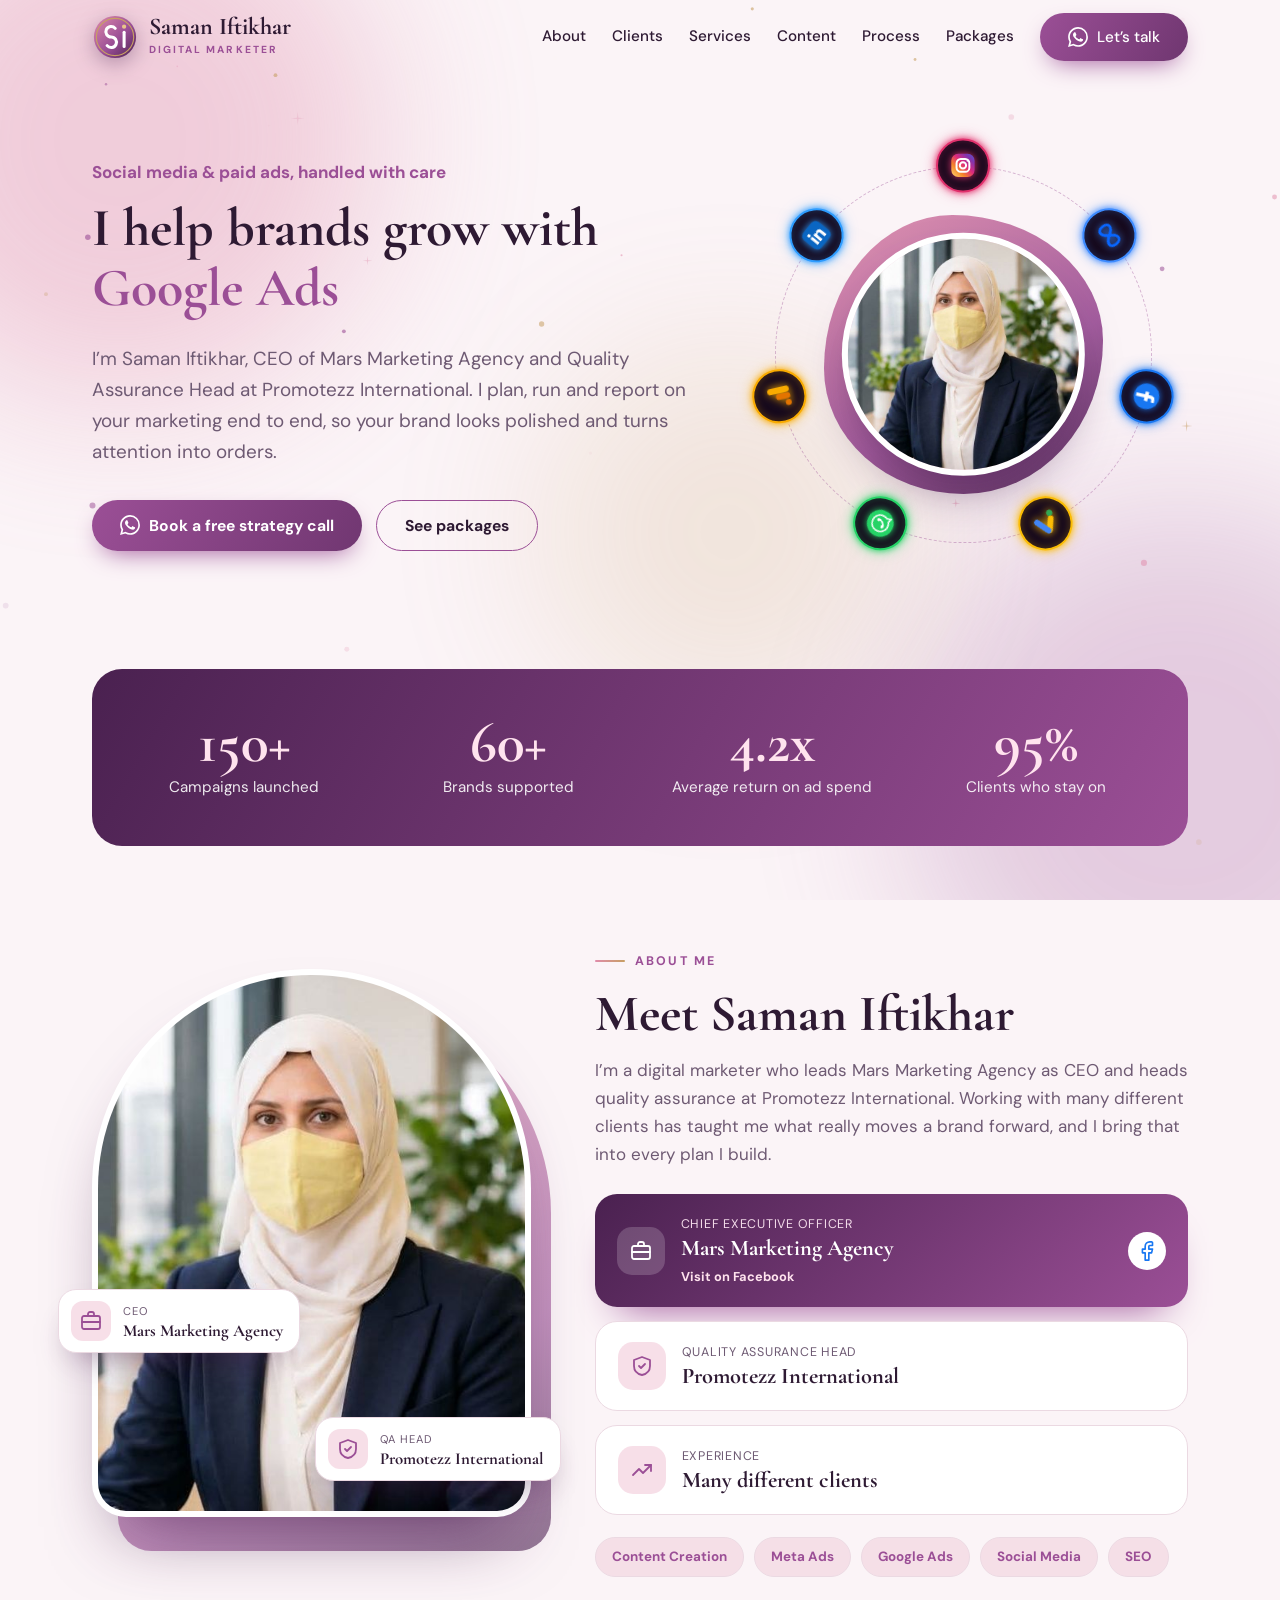
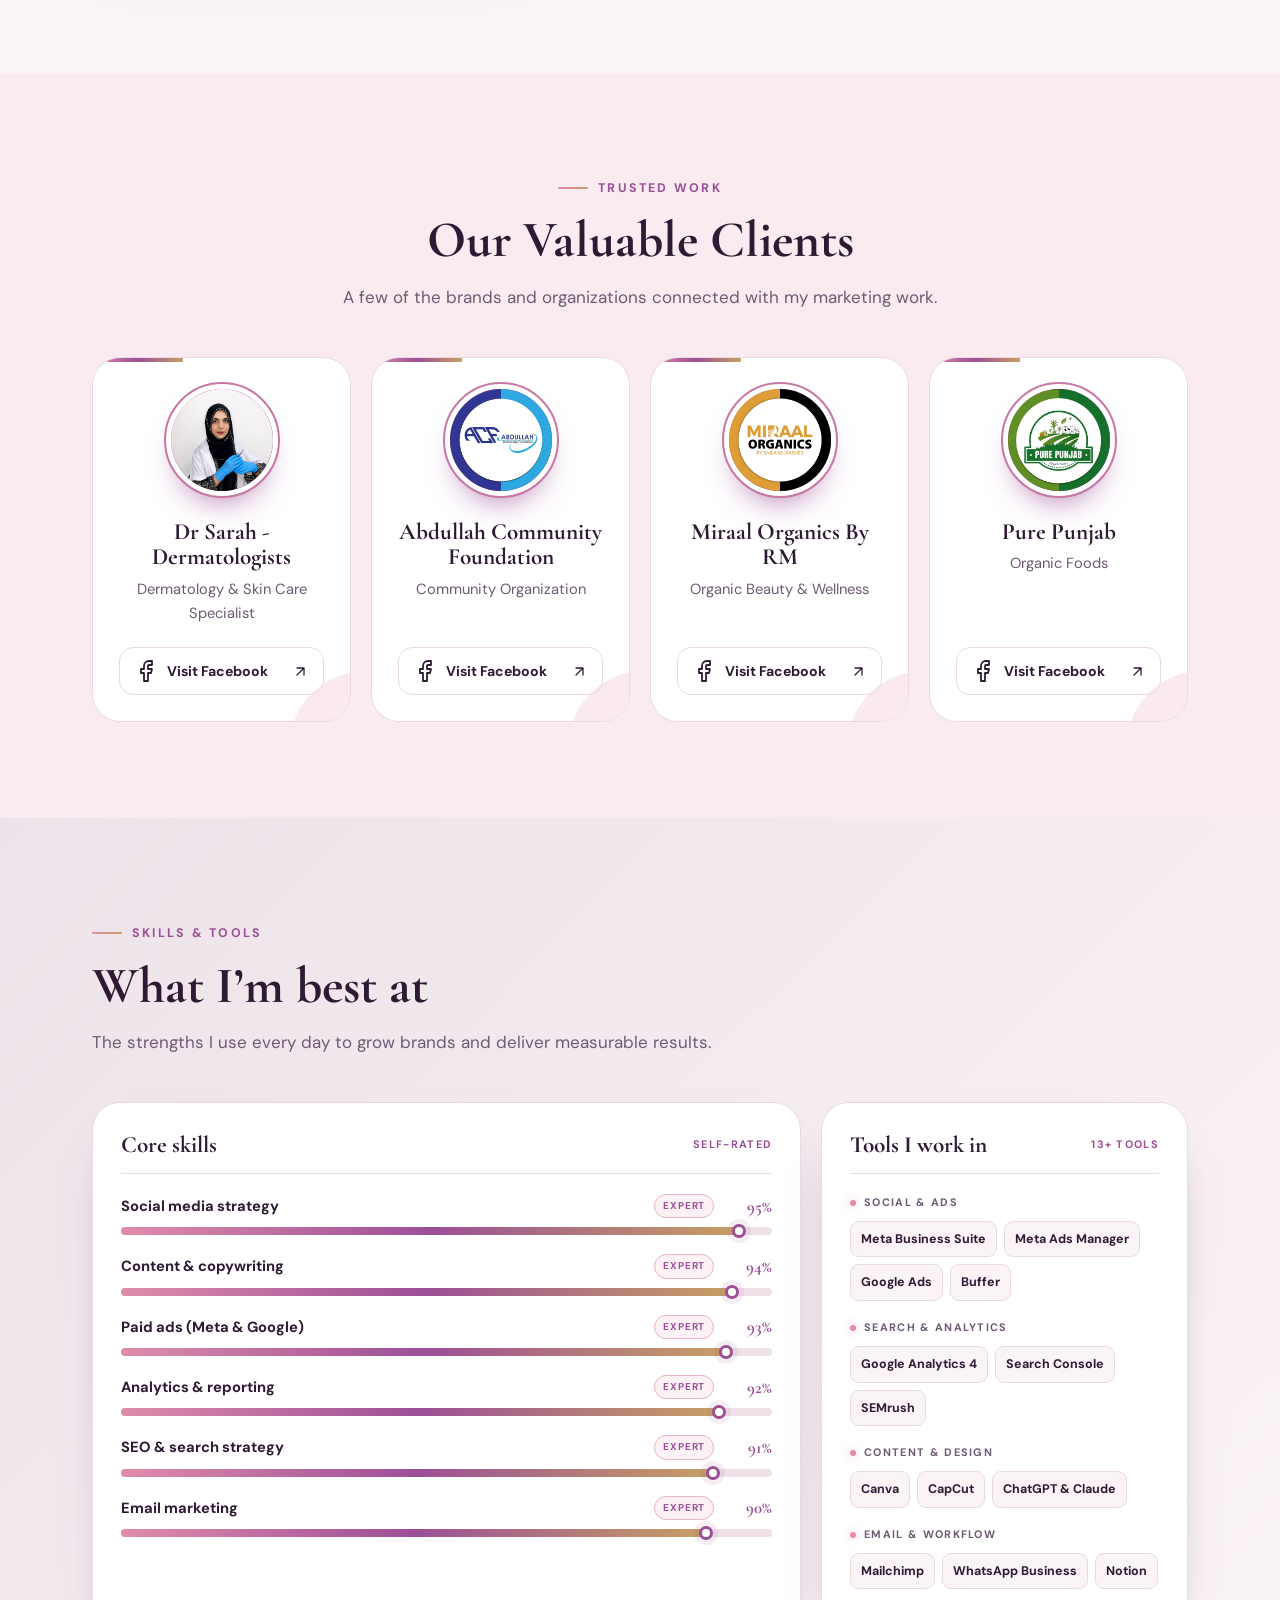
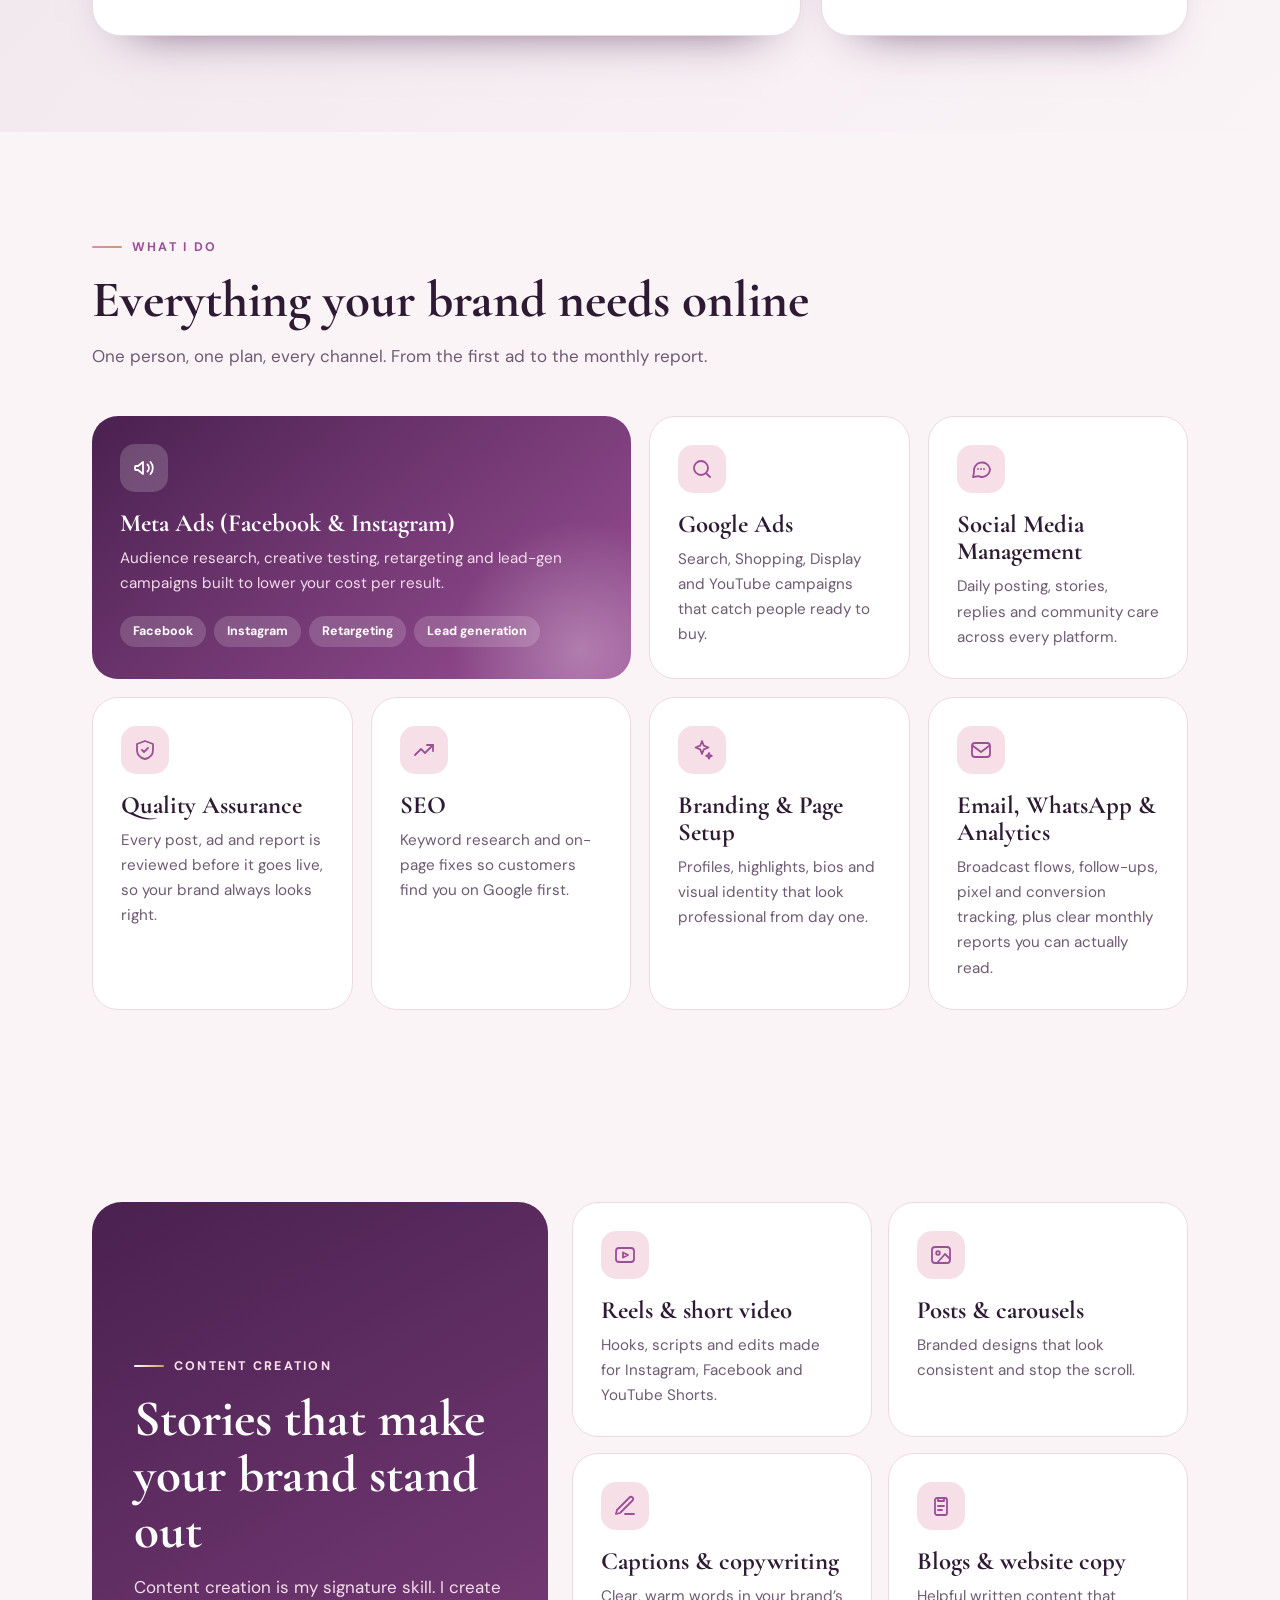
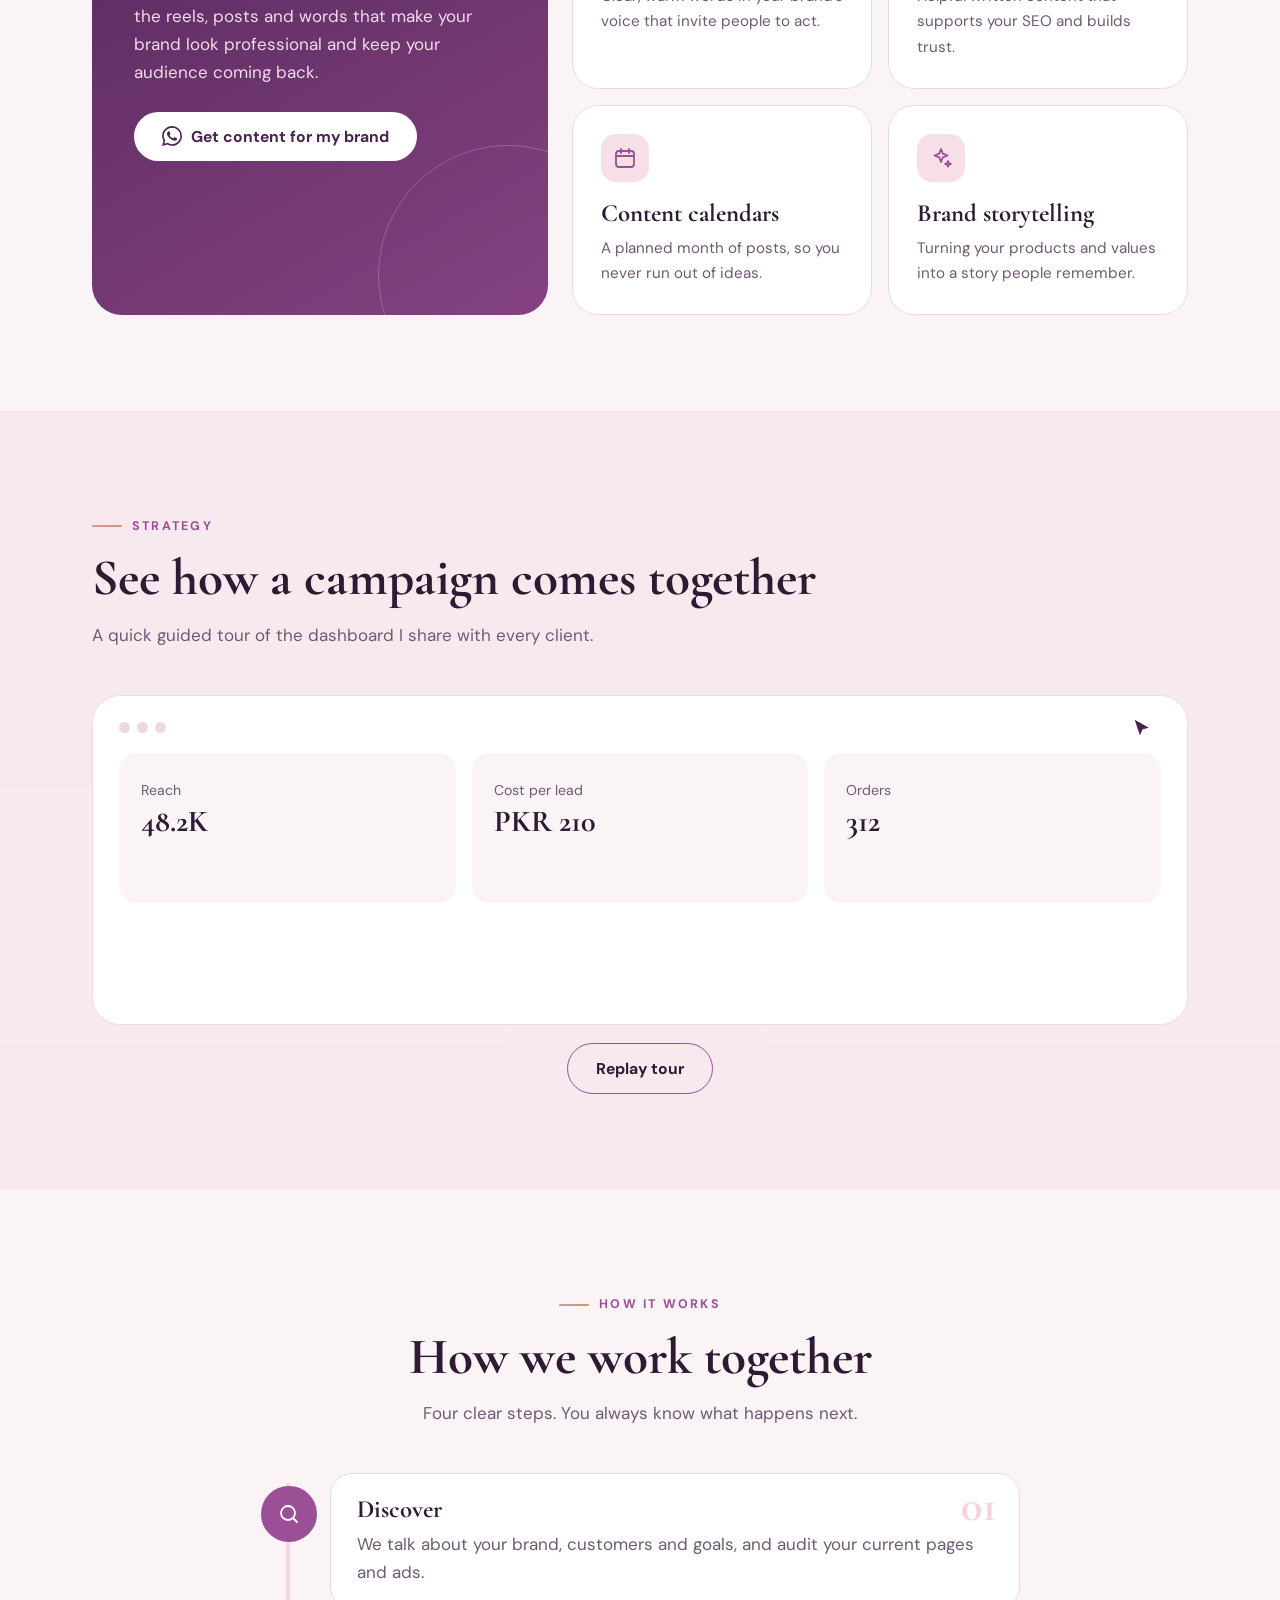
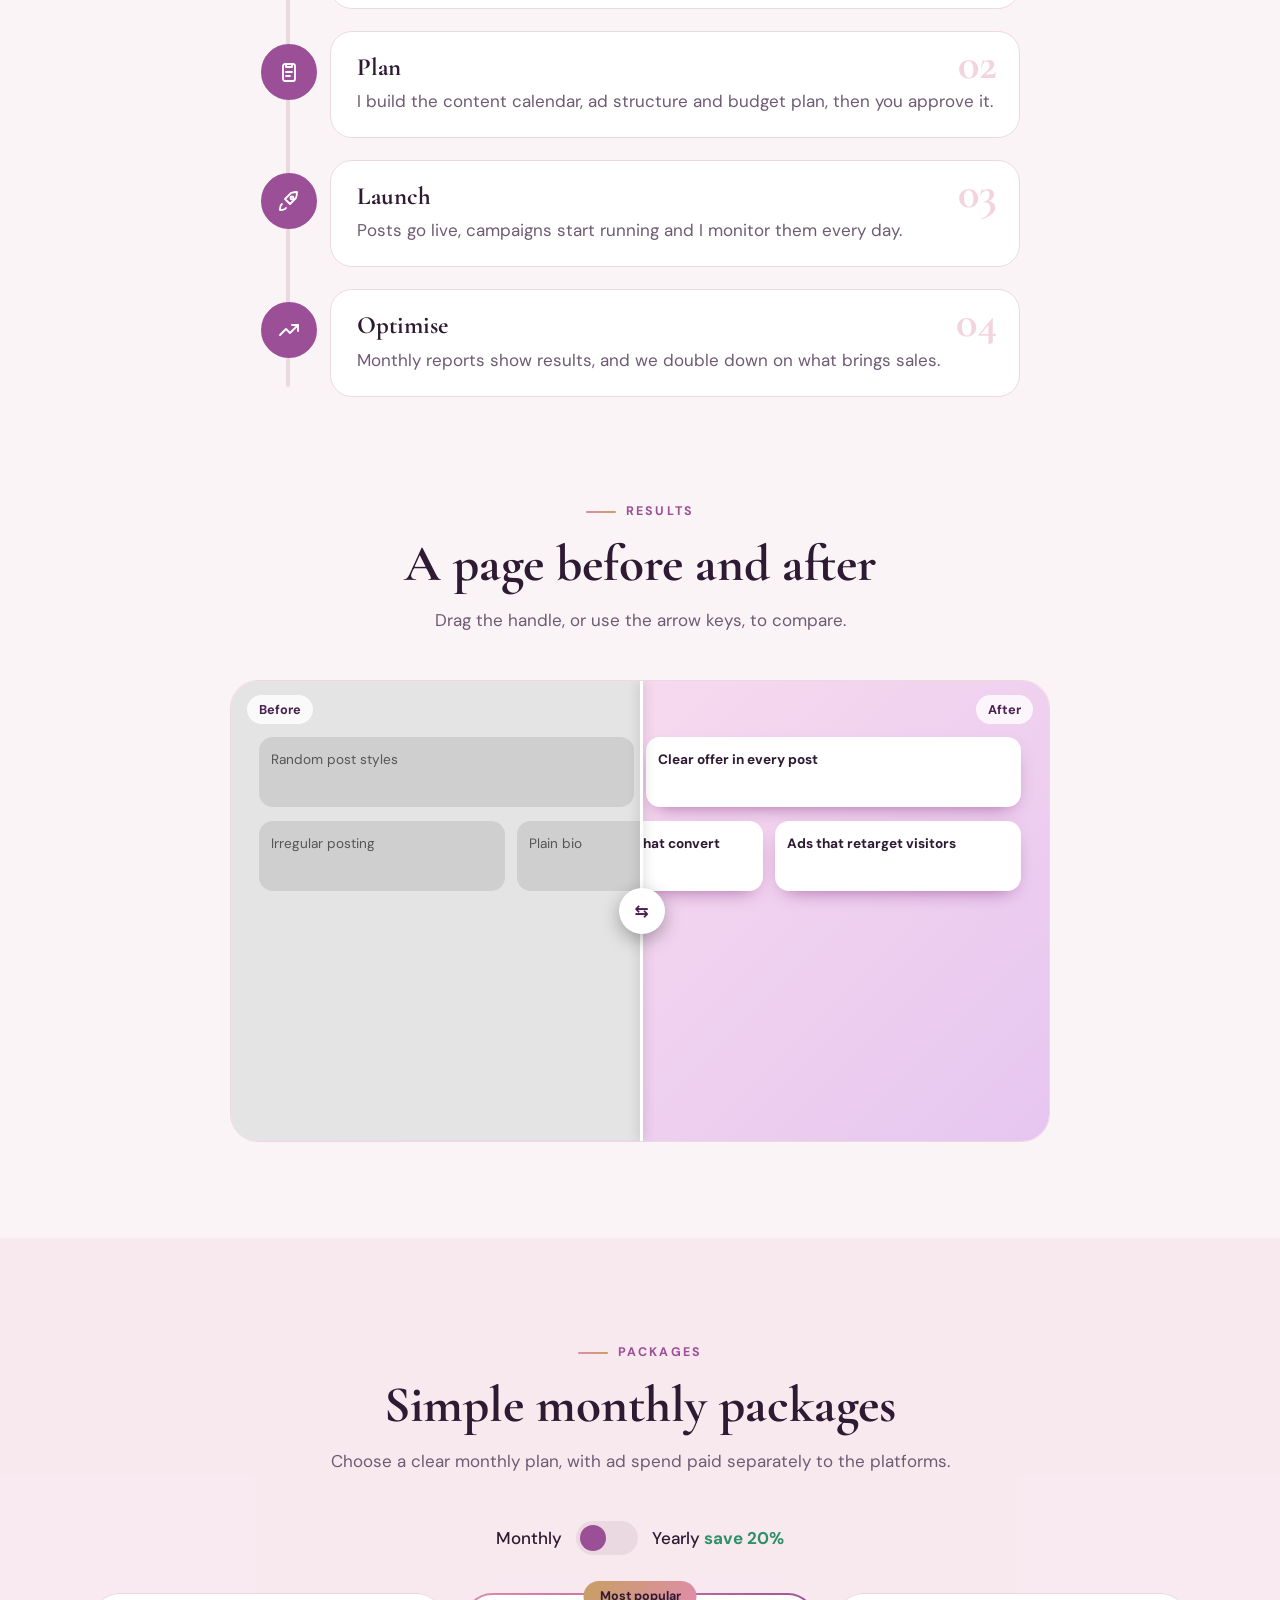
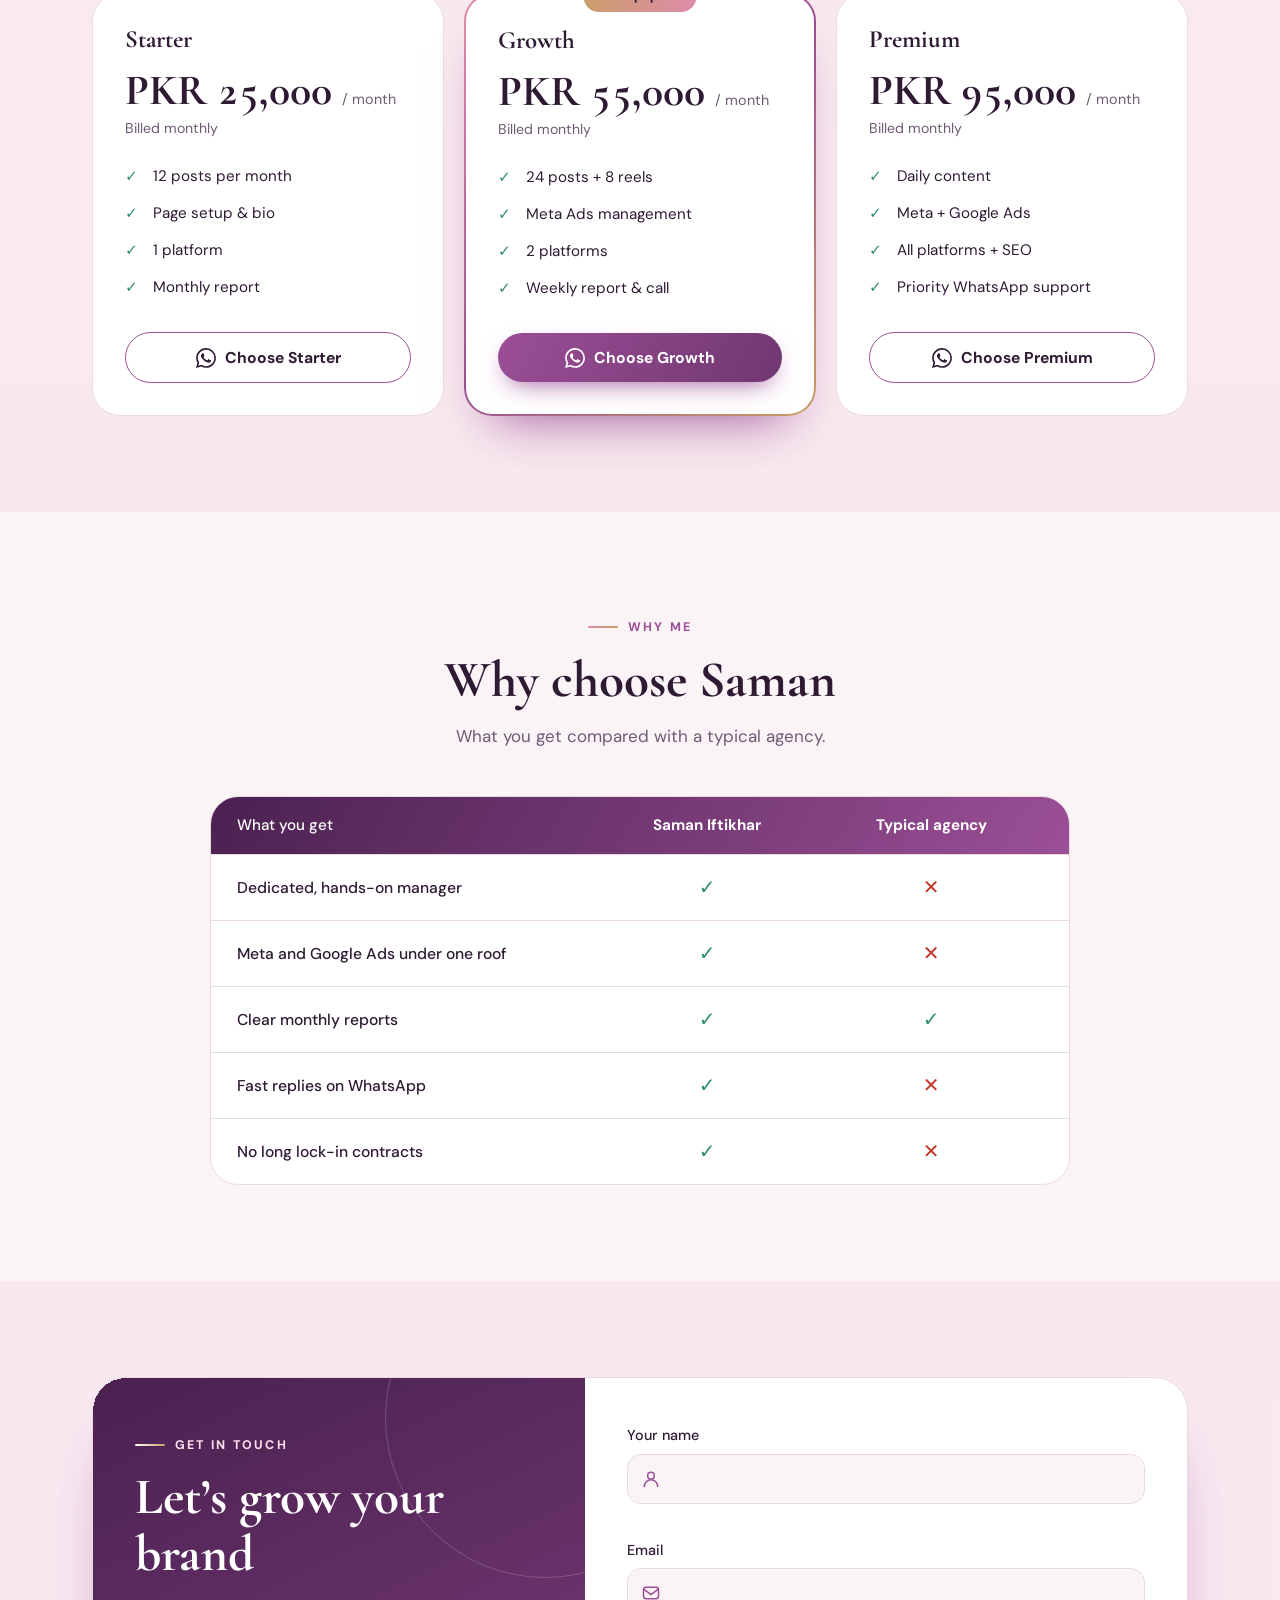
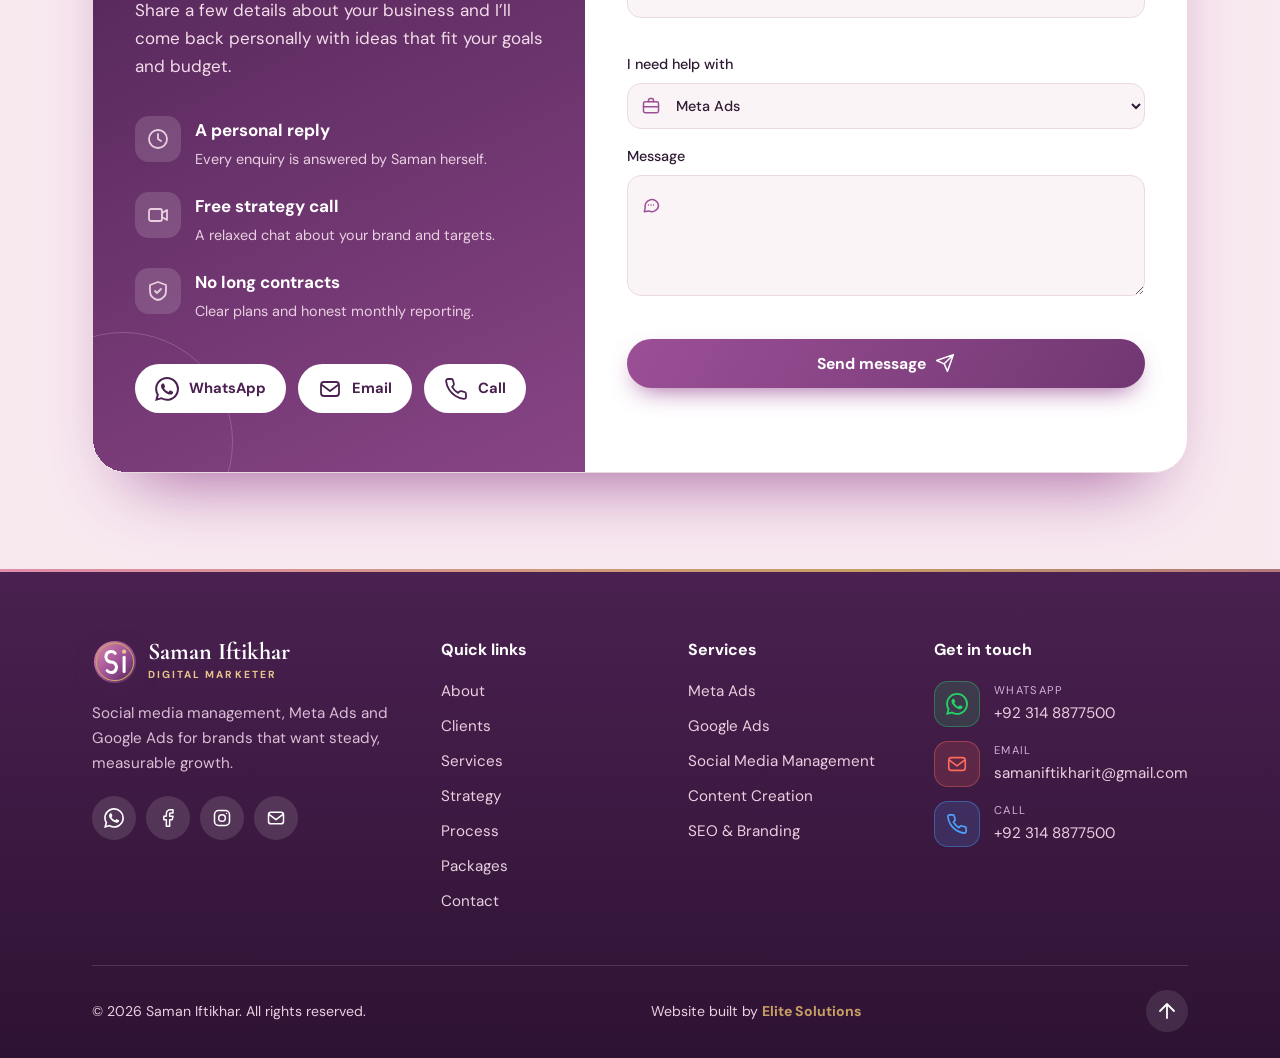
<file: index.html>
<!DOCTYPE html>
<html lang="en">
<head>
<meta charset="utf-8">
<meta name="viewport" content="width=device-width, initial-scale=1, viewport-fit=cover">
<title>Saman Iftikhar | Digital Marketer</title>
<link rel="icon" type="image/svg+xml" href="assets/favicon.svg">
<link rel="shortcut icon" href="assets/favicon.svg">
<link rel="preconnect" href="https://fonts.googleapis.com">
<link href="https://fonts.googleapis.com/css2?family=Cormorant+Garamond:wght@500;600;700&family=DM+Sans:wght@400;500;700&display=swap" rel="stylesheet">
<link rel="stylesheet" href="css/style.css">
</head>
<body>
<div id="bar"></div>
<div id="bg" aria-hidden="true"><i class="b1"></i><i class="b2"></i><i class="b3"></i><canvas id="cv"></canvas></div>
<svg width="0" height="0" style="position:absolute" aria-hidden="true"><defs>
<symbol id="i-mega" viewBox="0 0 24 24"><path d="M3 11v2a1 1 0 0 0 1 1h2l5 4V6L6 10H4a1 1 0 0 0-1 1z"/><path d="M15.5 8.5a5 5 0 0 1 0 7M18.5 6a9 9 0 0 1 0 12"/></symbol>
<symbol id="i-search" viewBox="0 0 24 24"><circle cx="11" cy="11" r="7"/><path d="m20 20-3.5-3.5"/></symbol>
<symbol id="i-chat" viewBox="0 0 24 24"><path d="M21 12a8 8 0 0 1-11.6 7.1L4 20l1-4.6A8 8 0 1 1 21 12z"/><path d="M9 12h.01M12 12h.01M15 12h.01"/></symbol>
<symbol id="i-film" viewBox="0 0 24 24"><rect x="3" y="5" width="18" height="14" rx="3"/><path d="m10 9.5 5 2.5-5 2.5z"/></symbol>
<symbol id="i-chart" viewBox="0 0 24 24"><path d="M3 17l6-6 4 4 8-8"/><path d="M15 7h6v6"/></symbol>
<symbol id="i-spark" viewBox="0 0 24 24"><path d="M12 3l1.8 4.7 4.7 1.8-4.7 1.8L12 16l-1.8-4.7-4.7-1.8 4.7-1.8z"/><path d="M19 15l.8 2 2 .8-2 .8-.8 2-.8-2-2-.8 2-.8z"/></symbol>
<symbol id="i-mail" viewBox="0 0 24 24"><rect x="3" y="5" width="18" height="14" rx="3"/><path d="m4 8 8 6 8-6"/></symbol>
<symbol id="i-clip" viewBox="0 0 24 24"><rect x="6" y="4" width="12" height="17" rx="2"/><path d="M9 4h6v3H9zM9 12h6M9 16h4"/></symbol>
<symbol id="i-rocket" viewBox="0 0 24 24"><path d="M5 15c-1.5 1-2 4-2 6 2 0 5-.5 6-2"/><path d="M14 4c3-1 6-1 6-1s0 3-1 6l-6 6-5-5z"/><circle cx="15" cy="9" r="1.5"/></symbol>
<symbol id="i-user" viewBox="0 0 24 24"><circle cx="12" cy="8" r="4"/><path d="M4 21a8 8 0 0 1 16 0"/></symbol>
<symbol id="i-brief" viewBox="0 0 24 24"><rect x="3" y="7" width="18" height="13" rx="2"/><path d="M9 7V5a2 2 0 0 1 2-2h2a2 2 0 0 1 2 2v2M3 13h18"/></symbol>
<symbol id="i-clock" viewBox="0 0 24 24"><circle cx="12" cy="12" r="9"/><path d="M12 7v5l3 2"/></symbol>
<symbol id="i-shield" viewBox="0 0 24 24"><path d="M12 3l8 3v6c0 5-3.5 8-8 9-4.5-1-8-4-8-9V6z"/><path d="m9 12 2 2 4-4"/></symbol>
<symbol id="i-video" viewBox="0 0 24 24"><rect x="3" y="6" width="13" height="12" rx="2"/><path d="m16 10 5-3v10l-5-3z"/></symbol>
<symbol id="i-send" viewBox="0 0 24 24"><path d="M22 2 11 13M22 2l-7 20-4-9-9-4z"/></symbol>
<symbol id="i-phone" viewBox="0 0 24 24"><path d="M22 16.9v3a2 2 0 0 1-2.2 2 19.8 19.8 0 0 1-8.6-3.1 19.5 19.5 0 0 1-6-6 19.8 19.8 0 0 1-3.1-8.7A2 2 0 0 1 4.1 2h3a2 2 0 0 1 2 1.7c.1 1 .4 1.9.7 2.8a2 2 0 0 1-.5 2.1L8.1 9.9a16 16 0 0 0 6 6l1.3-1.3a2 2 0 0 1 2.1-.4c.9.3 1.8.6 2.8.7a2 2 0 0 1 1.7 2z"/></symbol>
<symbol id="i-pen" viewBox="0 0 24 24"><path d="M12 20h9"/><path d="M16.5 3.5a2.1 2.1 0 0 1 3 3L7 19l-4 1 1-4z"/></symbol>
<symbol id="i-img" viewBox="0 0 24 24"><rect x="3" y="4" width="18" height="16" rx="3"/><circle cx="9" cy="10" r="1.8"/><path d="m21 16-5-5-8 9"/></symbol>
<symbol id="i-cal" viewBox="0 0 24 24"><rect x="3" y="5" width="18" height="16" rx="3"/><path d="M8 3v4M16 3v4M3 10h18"/></symbol>
<symbol id="i-up" viewBox="0 0 24 24"><path d="M12 19V5M5 12l7-7 7 7"/></symbol>
<path id="wag" d="M17.472 14.382c-.297-.149-1.758-.867-2.03-.967-.273-.099-.471-.148-.67.15-.197.297-.767.966-.94 1.164-.173.199-.347.223-.644.075-.297-.15-1.255-.463-2.39-1.475-.883-.788-1.48-1.761-1.653-2.059-.173-.297-.018-.458.13-.606.134-.133.298-.347.446-.52.149-.174.198-.298.298-.497.099-.198.05-.371-.025-.52-.075-.149-.669-1.612-.916-2.207-.242-.579-.487-.5-.669-.51-.173-.008-.371-.01-.57-.01-.198 0-.52.074-.792.372-.272.297-1.04 1.016-1.04 2.479 0 1.462 1.065 2.875 1.213 3.074.149.198 2.096 3.2 5.077 4.487.709.306 1.262.489 1.694.625.712.227 1.36.195 1.871.118.571-.085 1.758-.719 2.006-1.413.248-.694.248-1.289.173-1.413-.074-.124-.272-.198-.57-.347m-5.421 7.403h-.004a9.87 9.87 0 01-5.031-1.378l-.361-.214-3.741.982.998-3.648-.235-.374a9.86 9.86 0 01-1.51-5.26c.001-5.45 4.436-9.884 9.888-9.884 2.64 0 5.122 1.03 6.988 2.898a9.825 9.825 0 012.893 6.994c-.003 5.45-4.437 9.884-9.885 9.884m8.413-18.297A11.815 11.815 0 0012.05 0C5.495 0 .16 5.335.157 11.892c0 2.096.547 4.142 1.588 5.945L.057 24l6.305-1.654a11.882 11.882 0 005.683 1.448h.005c6.554 0 11.89-5.335 11.893-11.893a11.821 11.821 0 00-3.48-8.413z"/>
<symbol id="i-wa" viewBox="0 0 24 24"><use href="#wag" fill="currentColor" stroke="none"/></symbol>
<symbol id="i-fb" viewBox="0 0 24 24"><path d="M18 2h-3a5 5 0 0 0-5 5v3H7v4h3v8h4v-8h3l1-4h-4V7a1 1 0 0 1 1-1h3z"/></symbol>
<symbol id="i-ig" viewBox="0 0 24 24"><rect x="3" y="3" width="18" height="18" rx="5"/><circle cx="12" cy="12" r="4"/><path d="M17.5 6.5h.01"/></symbol>
<symbol id="i-in" viewBox="0 0 24 24"><path d="M16 8a6 6 0 0 1 6 6v7h-4v-7a2 2 0 0 0-4 0v7h-4v-7a6 6 0 0 1 6-6z"/><rect x="2" y="9" width="4" height="12"/><circle cx="4" cy="4" r="2"/></symbol>
<linearGradient id="gig" x1="0" y1="1" x2="1" y2="0"><stop stop-color="#FEDA75"/><stop offset=".3" stop-color="#F58529"/><stop offset=".55" stop-color="#DD2A7B"/><stop offset=".8" stop-color="#8134AF"/><stop offset="1" stop-color="#515BD4"/></linearGradient>
<symbol id="b-ig" viewBox="0 0 24 24"><rect x="2" y="2" width="20" height="20" rx="6" fill="url(#gig)"/><rect x="6.5" y="6.5" width="11" height="11" rx="3.6" fill="none" stroke="#fff" stroke-width="1.7"/><circle cx="12" cy="12" r="2.7" fill="none" stroke="#fff" stroke-width="1.7"/><circle cx="16" cy="8" r=".9" fill="#fff"/></symbol>
<symbol id="b-fb" viewBox="0 0 24 24"><circle cx="12" cy="12" r="11" fill="#1877F2"/><path d="M13.4 21v-7.4h2.5l.4-3h-2.9V8.8c0-.9.3-1.4 1.5-1.4h1.5V4.8c-.3 0-1.2-.1-2.2-.1-2.2 0-3.7 1.3-3.7 3.8v2.1H8v3h2.5V21z" fill="#fff"/></symbol>
<symbol id="b-in" viewBox="0 0 24 24"><rect x="2" y="2" width="20" height="20" rx="4.5" fill="#0A66C2"/><path d="M6.3 9.8h2.5V18H6.3zM7.55 5.9a1.45 1.45 0 1 1 0 2.9 1.45 1.45 0 0 1 0-2.9zM10.4 9.8h2.4v1.1c.4-.7 1.2-1.3 2.5-1.3 2.4 0 2.9 1.6 2.9 3.6V18h-2.5v-4.2c0-1 0-2.2-1.4-2.2s-1.6 1-1.6 2.1V18h-2.5z" fill="#fff"/></symbol>
<symbol id="b-wa" viewBox="0 0 24 24"><circle cx="12" cy="12" r="11.5" fill="#25D366"/><use href="#wag" fill="#fff" stroke="none" transform="translate(4.2 4.2) scale(.65)"/></symbol>
<symbol id="b-meta" viewBox="0 0 24 24"><path d="M12 12C14.5 8 16.5 7 18 7c2 0 3.5 2.2 3.5 5s-1.5 5-3.5 5c-1.5 0-3.5-1-6-5zm0 0C9.5 8 7.5 7 6 7c-2 0-3.5 2.2-3.5 5s1.5 5 3.5 5c1.5 0 3.5-1 6-5z" fill="none" stroke="#0866FF" stroke-width="2.4" stroke-linecap="round" stroke-linejoin="round"/></symbol>
<symbol id="b-gads" viewBox="0 0 24 24"><rect x="6.2" y="2" width="5" height="15" rx="2.5" transform="rotate(30 8.7 9.5)" fill="#FBBC04"/><rect x="12.8" y="2" width="5" height="17" rx="2.5" transform="rotate(-30 15.3 10.5)" fill="#4285F4"/><circle cx="5.2" cy="18.8" r="2.7" fill="#34A853"/></symbol>
<symbol id="b-ga" viewBox="0 0 24 24"><rect x="14.6" y="2.5" width="5.2" height="19" rx="2.6" fill="#F9AB00"/><rect x="8.9" y="9" width="5" height="12.5" rx="2.5" fill="#E37400"/><circle cx="5.4" cy="19" r="2.6" fill="#E37400"/></symbol>
</defs></svg>
<header id="hd"><div class="wrap"><nav aria-label="Main">
 <a class="logo" href="#top" aria-label="Saman Iftikhar home">
  <svg width="46" height="46" viewBox="0 0 48 48" aria-hidden="true"><defs><linearGradient id="lg" x1="0" y1="0" x2="1" y2="1"><stop stop-color="#E08CAB"/><stop offset=".55" stop-color="#9B4F96"/><stop offset="1" stop-color="#4A2150"/></linearGradient></defs><circle cx="24" cy="24" r="22" fill="url(#lg)"/><circle cx="24" cy="24" r="19.5" fill="none" stroke="#C79F63" stroke-width="1.2"/><g transform="translate(-4 0)"><path d="M28.2 15A5.5 5.5 0 1 0 24 24A5.5 5.5 0 1 1 19.8 33" fill="none" stroke="#fff" stroke-width="3.2" stroke-linecap="round"/></g><path d="M33.5 19V34" stroke="#fff" stroke-width="3.2" stroke-linecap="round"/><circle cx="33.5" cy="13.2" r="2.2" fill="#E8C58A"/></svg>
  <span><b>Saman Iftikhar</b><small>Digital Marketer</small></span></a>
 <button id="mb" aria-expanded="false" aria-controls="lk" aria-label="Open menu"><span></span><span></span><span></span></button>
 <div class="links" id="lk"><a href="#about">About</a><a href="#clients">Clients</a><a href="#services">Services</a><a href="#content">Content</a><a href="#process">Process</a><a href="#pricing">Packages</a><a href="#contact" class="btn">Let’s talk</a><div class="soc"><a class="fwa" href="#" aria-label="WhatsApp"><svg class="ico"><use href="#i-wa"/></svg></a><a data-soc="facebook" href="#" aria-label="Facebook"><svg class="ico"><use href="#i-fb"/></svg></a><a data-soc="instagram" href="#" aria-label="Instagram"><svg class="ico"><use href="#i-ig"/></svg></a><a class="fem" href="#" aria-label="Email"><svg class="ico"><use href="#i-mail"/></svg></a></div></div>
</nav></div><div id="ov"></div></header>

<main id="top">
<section class="hero"><div class="wrap">
 <div>
  <p class="hr" style="--i:0;color:var(--orchid);font-weight:700">Social media &amp; paid ads, handled with care</p>
  <h1 class="hr" style="--i:1;margin-top:12px"><span class="l1">I help brands grow with</span><span class="rot" id="rot" aria-live="off"><span class="on">Meta Ads</span><span>Google Ads</span><span>Social Media</span><span>Content Strategy</span><span>Brand Voice</span></span></h1>
  <p class="lead hr" style="--i:2">I’m Saman Iftikhar, CEO of Mars Marketing Agency and Quality Assurance Head at Promotezz International. I plan, run and report on your marketing end to end, so your brand looks polished and turns attention into orders.</p>
  <div class="cta hr" style="--i:3"><a href="#contact" class="btn">Book a free strategy call</a><a href="#pricing" class="btn ghost">See packages</a></div>
 </div>
 <div class="hv hr" style="--i:2"><div class="os"><div class="orb"></div>
  <div class="pt" id="pt"><img src="assets/images/saman-iftikhar.jpg" alt="Saman Iftikhar, CEO of Mars Marketing Agency" width="640" height="640"></div>
  <div class="orbit" aria-hidden="true">
   <div class="ob" style="--a:0deg;--c:#E1306C"><div class="ou"><svg class="bi"><use href="#b-ig"/></svg></div></div>
   <div class="ob" style="--a:51deg;--c:#3D8BFF"><div class="ou"><svg class="bi"><use href="#b-meta"/></svg></div></div>
   <div class="ob" style="--a:103deg;--c:#1877F2"><div class="ou"><svg class="bi"><use href="#b-fb"/></svg></div></div>
   <div class="ob" style="--a:154deg;--c:#FBBC04"><div class="ou"><svg class="bi"><use href="#b-gads"/></svg></div></div>
   <div class="ob" style="--a:206deg;--c:#25D366"><div class="ou"><svg class="bi"><use href="#b-wa"/></svg></div></div>
   <div class="ob" style="--a:257deg;--c:#F9AB00"><div class="ou"><svg class="bi"><use href="#b-ga"/></svg></div></div>
   <div class="ob" style="--a:309deg;--c:#2D9CFF"><div class="ou"><svg class="bi"><use href="#b-in"/></svg></div></div>
  </div></div></div>
</div></section>

<section class="stats"><div class="wrap"><div class="sg">
 <div><b data-n="150" data-s="+">0</b><span>Campaigns launched</span></div>
 <div><b data-n="60" data-s="+">0</b><span>Brands supported</span></div>
 <div><b data-n="4.2" data-s="x" data-d="1">0</b><span>Average return on ad spend</span></div>
 <div><b data-n="95" data-s="%">0</b><span>Clients who stay on</span></div>
</div></div></section>

<section id="about" class="abt"><div class="wrap ab">
 <div class="ab-v rv">
  <div class="ab-frame"><img id="abimg" alt="Saman Iftikhar" width="640" height="640"></div>
  <div class="ab-chip c1"><div class="ic"><svg class="ico"><use href="#i-brief"/></svg></div><div><small>CEO</small><b>Mars Marketing Agency</b></div></div>
  <div class="ab-chip c2"><div class="ic"><svg class="ico"><use href="#i-shield"/></svg></div><div><small>QA Head</small><b>Promotezz International</b></div></div>
 </div>
 <div class="ab-t">
  <span class="eb">About me</span>
  <h2 class="rv">Meet Saman Iftikhar</h2>
  <p class="sub rv">I’m a digital marketer who leads Mars Marketing Agency as CEO and heads quality assurance at Promotezz International. Working with many different clients has taught me what really moves a brand forward, and I bring that into every plan I build.</p>
  <div class="roles">
   <a class="role feat rv" style="--d:1" href="https://www.facebook.com/share/1EfvxY5CPE/" target="_blank" rel="noopener"><div class="ic"><svg class="ico"><use href="#i-brief"/></svg></div><div><small>Chief Executive Officer</small><b>Mars Marketing Agency</b><span class="vis">Visit on Facebook</span></div><svg class="ico go" aria-label="Open on Facebook"><use href="#i-fb"/></svg></a>
   <div class="role rv" style="--d:2"><div class="ic"><svg class="ico"><use href="#i-shield"/></svg></div><div><small>Quality Assurance Head</small><b>Promotezz International</b></div></div>
   <div class="role rv" style="--d:3"><div class="ic"><svg class="ico"><use href="#i-chart"/></svg></div><div><small>Experience</small><b>Many different clients</b></div></div>
  </div>
  <div class="tags rv"><span>Content Creation</span><span>Meta Ads</span><span>Google Ads</span><span>Social Media</span><span>SEO</span></div>
 </div></div></section>

 <section id="clients" class="clients" style="background:color-mix(in srgb,var(--rose) 9%,transparent)">
  <div class="wrap">
   <div class="head rv" style="text-align:center"><span class="eb">Trusted work</span><h2>Our Valuable Clients</h2><p class="sub" style="margin-inline:auto">A few of the brands and organizations connected with my marketing work.</p></div>
   <div class="client-grid" id="clientGrid"></div>
  </div>
 </section>

 <section class="core-skills">
  <div class="wrap">
   <div class="head rv"><span class="eb">Skills &amp; Tools</span><h2>What I’m best at</h2><p class="sub">The strengths I use every day to grow brands and deliver measurable results.</p></div>
   <div class="skills-layout">
    <div class="skills-card rv">
     <div class="skills-card-title"><span>Core skills</span><small>Self-rated</small></div>
     <div class="skill-row">
      <div class="skill-name"><b>Social media strategy</b><span class="skill-tag">Expert</span><strong>95%</strong></div>
      <div class="skill-track"><span style="--level:95%"></span></div>
     </div>
     <div class="skill-row">
      <div class="skill-name"><b>Content &amp; copywriting</b><span class="skill-tag">Expert</span><strong>94%</strong></div>
      <div class="skill-track"><span style="--level:94%"></span></div>
     </div>
     <div class="skill-row">
      <div class="skill-name"><b>Paid ads (Meta &amp; Google)</b><span class="skill-tag">Expert</span><strong>93%</strong></div>
      <div class="skill-track"><span style="--level:93%"></span></div>
     </div>
     <div class="skill-row">
      <div class="skill-name"><b>Analytics &amp; reporting</b><span class="skill-tag">Expert</span><strong>92%</strong></div>
      <div class="skill-track"><span style="--level:92%"></span></div>
     </div>
     <div class="skill-row">
      <div class="skill-name"><b>SEO &amp; search strategy</b><span class="skill-tag">Expert</span><strong>91%</strong></div>
      <div class="skill-track"><span style="--level:91%"></span></div>
     </div>
     <div class="skill-row">
      <div class="skill-name"><b>Email marketing</b><span class="skill-tag">Expert</span><strong>90%</strong></div>
      <div class="skill-track"><span style="--level:90%"></span></div>
     </div>
    </div>
    <div class="tools-card rv" style="--d:1">
     <div class="tools-card-title"><span>Tools I work in</span><small>13+ tools</small></div>
     <div class="tool-group"><b><i></i>Social &amp; ads</b><div class="tool-pills"><span>Meta Business Suite</span><span>Meta Ads Manager</span><span>Google Ads</span><span>Buffer</span></div></div>
     <div class="tool-group"><b><i></i>Search &amp; analytics</b><div class="tool-pills"><span>Google Analytics 4</span><span>Search Console</span><span>SEMrush</span></div></div>
     <div class="tool-group"><b><i></i>Content &amp; design</b><div class="tool-pills"><span>Canva</span><span>CapCut</span><span>ChatGPT &amp; Claude</span></div></div>
     <div class="tool-group"><b><i></i>Email &amp; workflow</b><div class="tool-pills"><span>Mailchimp</span><span>WhatsApp Business</span><span>Notion</span></div></div>
    </div>
   </div>
  </div>
 </section>

<section id="services"><div class="wrap">
 <div class="head rv"><span class="eb">What I do</span><h2>Everything your brand needs online</h2><p class="sub">One person, one plan, every channel. From the first ad to the monthly report.</p></div>
 <div class="bento" id="bento">
  <div class="bc w2 big rv"><div class="ic"><svg class="ico"><use href="#i-mega"/></svg></div><h3>Meta Ads (Facebook &amp; Instagram)</h3><p>Audience research, creative testing, retargeting and lead-gen campaigns built to lower your cost per result.</p><div class="pills"><span>Facebook</span><span>Instagram</span><span>Retargeting</span><span>Lead generation</span></div></div>
  <div class="bc rv"><div class="ic"><svg class="ico"><use href="#i-search"/></svg></div><h3>Google Ads</h3><p>Search, Shopping, Display and YouTube campaigns that catch people ready to buy.</p></div>
  <div class="bc rv"><div class="ic"><svg class="ico"><use href="#i-chat"/></svg></div><h3>Social Media Management</h3><p>Daily posting, stories, replies and community care across every platform.</p></div>
  <div class="bc rv"><div class="ic"><svg class="ico"><use href="#i-shield"/></svg></div><h3>Quality Assurance</h3><p>Every post, ad and report is reviewed before it goes live, so your brand always looks right.</p></div>
  <div class="bc rv"><div class="ic"><svg class="ico"><use href="#i-chart"/></svg></div><h3>SEO</h3><p>Keyword research and on-page fixes so customers find you on Google first.</p></div>
  <div class="bc rv"><div class="ic"><svg class="ico"><use href="#i-spark"/></svg></div><h3>Branding &amp; Page Setup</h3><p>Profiles, highlights, bios and visual identity that look professional from day one.</p></div>
  <div class="bc rv"><div class="ic"><svg class="ico"><use href="#i-mail"/></svg></div><h3>Email, WhatsApp &amp; Analytics</h3><p>Broadcast flows, follow-ups, pixel and conversion tracking, plus clear monthly reports you can actually read.</p></div>
 </div>
</div></section>

<section id="content"><div class="wrap cc">
 <div class="cc-l rv"><span class="eb">Content Creation</span><h2>Stories that make your brand stand out</h2><p>Content creation is my signature skill. I create the reels, posts and words that make your brand look professional and keep your audience coming back.</p><a href="#contact" class="btn">Get content for my brand</a></div>
 <div class="cc-r">
  <div class="bc rv" style="--d:0"><div class="ic"><svg class="ico"><use href="#i-film"/></svg></div><h3>Reels &amp; short video</h3><p>Hooks, scripts and edits made for Instagram, Facebook and YouTube Shorts.</p></div>
  <div class="bc rv" style="--d:1"><div class="ic"><svg class="ico"><use href="#i-img"/></svg></div><h3>Posts &amp; carousels</h3><p>Branded designs that look consistent and stop the scroll.</p></div>
  <div class="bc rv" style="--d:2"><div class="ic"><svg class="ico"><use href="#i-pen"/></svg></div><h3>Captions &amp; copywriting</h3><p>Clear, warm words in your brand’s voice that invite people to act.</p></div>
  <div class="bc rv" style="--d:3"><div class="ic"><svg class="ico"><use href="#i-clip"/></svg></div><h3>Blogs &amp; website copy</h3><p>Helpful written content that supports your SEO and builds trust.</p></div>
  <div class="bc rv" style="--d:4"><div class="ic"><svg class="ico"><use href="#i-cal"/></svg></div><h3>Content calendars</h3><p>A planned month of posts, so you never run out of ideas.</p></div>
  <div class="bc rv" style="--d:5"><div class="ic"><svg class="ico"><use href="#i-spark"/></svg></div><h3>Brand storytelling</h3><p>Turning your products and values into a story people remember.</p></div>
 </div>
</div></section>

<section id="tour" style="background:color-mix(in srgb,var(--rose) 10%,transparent)"><div class="wrap">
 <div class="head rv"><span class="eb">Strategy</span><h2>See how a campaign comes together</h2><p class="sub">A quick guided tour of the dashboard I share with every client.</p></div>
 <div class="stage rv" id="stage" aria-label="Animated demonstration of a campaign dashboard">
  <div class="top"><i></i><i></i><i></i></div>
  <div class="tg"><div class="tt" data-t="Your audience is built from real buyer behaviour."><small>Reach</small><b>48.2K</b></div>
  <div class="tt" data-t="Every ad is tested, so budget goes to what works."><small>Cost per lead</small><b>PKR 210</b></div>
  <div class="tt" data-t="Weekly report: what we spent, what you earned."><small>Orders</small><b>312</b></div></div>
  <svg id="cur" viewBox="0 0 24 24" aria-hidden="true"><path d="M4 2l16 9-7 2-3 7z" fill="#4A2150" stroke="#fff" stroke-width="1.5"/></svg><div id="tip" aria-hidden="true"></div>
 </div>
 <p style="text-align:center;margin-top:18px"><button class="btn ghost" id="replay">Replay tour</button></p>
</div></section>

<section id="process"><div class="wrap">
 <div class="head rv" style="text-align:center"><span class="eb">How it works</span><h2>How we work together</h2><p class="sub" style="margin-inline:auto">Four clear steps. You always know what happens next.</p></div>
 <div class="pr" id="pr"><div class="track"><div id="fill"></div></div>
  <div class="st"><div class="n"><svg class="ico"><use href="#i-search"/></svg></div><h3>Discover</h3><p>We talk about your brand, customers and goals, and audit your current pages and ads.</p></div>
  <div class="st"><div class="n"><svg class="ico"><use href="#i-clip"/></svg></div><h3>Plan</h3><p>I build the content calendar, ad structure and budget plan, then you approve it.</p></div>
  <div class="st"><div class="n"><svg class="ico"><use href="#i-rocket"/></svg></div><h3>Launch</h3><p>Posts go live, campaigns start running and I monitor them every day.</p></div>
  <div class="st"><div class="n"><svg class="ico"><use href="#i-chart"/></svg></div><h3>Optimise</h3><p>Monthly reports show results, and we double down on what brings sales.</p></div>
 </div>
</div></section>

<section style="padding-top:0"><div class="wrap">
 <div class="head rv" style="text-align:center"><span class="eb">Results</span><h2>A page before and after</h2><p class="sub" style="margin-inline:auto">Drag the handle, or use the arrow keys, to compare.</p></div>
 <div class="ba rv" id="ba">
  <div class="pane after"><span class="tag">After</span><div class="row"><div class="tile">Consistent brand colours</div><div class="tile">Clear offer in every post</div></div><div class="row"><div class="tile">Reels with strong hooks</div><div class="tile">Highlights &amp; bio that convert</div><div class="tile">Ads that retarget visitors</div></div></div>
  <div class="pane before"><span class="tag">Before</span><div class="row"><div class="tile">Random post styles</div><div class="tile">No clear offer</div></div><div class="row"><div class="tile">Irregular posting</div><div class="tile">Plain bio</div><div class="tile">No ads running</div></div></div>
  <div class="knob"></div>
  <input type="range" min="0" max="100" value="50" aria-label="Compare before and after. Slide to reveal more of the before version.">
 </div>
</div></section>

<section id="pricing" style="background:color-mix(in srgb,var(--rose) 10%,transparent)"><div class="wrap">
 <div class="head rv" style="text-align:center"><span class="eb">Packages</span><h2>Simple monthly packages</h2><p class="sub" style="margin-inline:auto">Choose a clear monthly plan, with ad spend paid separately to the platforms.</p></div>
 <div class="tg2"><span>Monthly</span><button id="sw" role="switch" aria-checked="false" aria-label="Bill yearly and save 20 percent"></button><span>Yearly <b style="color:var(--ok)">save 20%</b></span></div>
 <div class="pg" id="pg"></div>
</div></section>

<section><div class="wrap">
 <div class="head rv" style="text-align:center"><span class="eb">Why me</span><h2>Why choose Saman</h2><p class="sub" style="margin-inline:auto">What you get compared with a typical agency.</p></div>
 <div class="ct" id="ct"><div class="cr h"><span>What you get</span><span>Saman Iftikhar</span><span>Typical agency</span></div></div>
</div></section>

<section id="contact" style="background:color-mix(in srgb,var(--rose) 10%,transparent)"><div class="wrap"><div class="cg rv">
 <div class="cp"><span class="eb">Get in touch</span><h2>Let’s grow your brand</h2><p class="sub">Share a few details about your business and I’ll come back personally with ideas that fit your goals and budget.</p>
  <ul class="cl">
   <li><span class="ib"><svg class="ico"><use href="#i-clock"/></svg></span><div><b>A personal reply</b><span>Every enquiry is answered by Saman herself.</span></div></li>
   <li><span class="ib"><svg class="ico"><use href="#i-video"/></svg></span><div><b>Free strategy call</b><span>A relaxed chat about your brand and targets.</span></div></li>
   <li><span class="ib"><svg class="ico"><use href="#i-shield"/></svg></span><div><b>No long contracts</b><span>Clear plans and honest monthly reporting.</span></div></li>
  </ul>
  <div class="cb"><a id="wa" href="#"><svg class="ico"><use href="#i-wa"/></svg>WhatsApp</a><a id="em" href="#"><svg class="ico"><use href="#i-mail"/></svg>Email</a><a id="cl" href="#"><svg class="ico"><use href="#i-phone"/></svg>Call</a></div></div>
 <form id="f" class="rv" novalidate>
  <label>Your name<span class="fi"><svg class="ico"><use href="#i-user"/></svg><input name="n" required autocomplete="name"></span><span class="err"></span></label>
  <label>Email<span class="fi"><svg class="ico"><use href="#i-mail"/></svg><input name="e" type="email" required autocomplete="email"></span><span class="err"></span></label>
  <label>I need help with<span class="fi"><svg class="ico"><use href="#i-brief"/></svg><select name="s"><option>Meta Ads</option><option>Google Ads</option><option>Social Media Management</option><option>Content &amp; Reels</option><option>SEO</option><option>Not sure yet</option></select></span></label>
  <label>Message<span class="fi ta"><svg class="ico"><use href="#i-chat"/></svg><textarea name="m" rows="4" required></textarea></span><span class="err"></span></label>
  <button class="btn" id="sb" type="submit"><span class="lbl">Send message</span><svg class="ico sp"><use href="#i-send"/></svg></button>
  <p id="msg" role="status" aria-live="polite"></p>
 </form>
</div></div></section>
</main>
<footer><div class="wrap">
 <div class="f-grid">
  <div class="f-col f-brand"><a class="logo" href="#top" aria-label="Saman Iftikhar, back to top"><svg width="46" height="46" viewBox="0 0 48 48" aria-hidden="true"><circle cx="24" cy="24" r="22" fill="url(#lg)"/><circle cx="24" cy="24" r="19.5" fill="none" stroke="#C79F63" stroke-width="1.2"/><g transform="translate(-4 0)"><path d="M28.2 15A5.5 5.5 0 1 0 24 24A5.5 5.5 0 1 1 19.8 33" fill="none" stroke="#fff" stroke-width="3.2" stroke-linecap="round"/></g><path d="M33.5 19V34" stroke="#fff" stroke-width="3.2" stroke-linecap="round"/><circle cx="33.5" cy="13.2" r="2.2" fill="#E8C58A"/></svg><span><b>Saman Iftikhar</b><small>Digital Marketer</small></span></a>
   <p>Social media management, Meta Ads and Google Ads for brands that want steady, measurable growth.</p>
   <div class="soc"><a class="fwa" href="#" aria-label="WhatsApp"><svg class="ico"><use href="#i-wa"/></svg></a><a data-soc="facebook" href="#" aria-label="Facebook"><svg class="ico"><use href="#i-fb"/></svg></a><a data-soc="instagram" href="#" aria-label="Instagram"><svg class="ico"><use href="#i-ig"/></svg></a><a class="fem" href="#" aria-label="Email"><svg class="ico"><use href="#i-mail"/></svg></a></div></div>
  <div class="f-col f-links" role="navigation" aria-label="Footer"><h4>Quick links</h4><a href="#about">About</a><a href="#clients">Clients</a><a href="#services">Services</a><a href="#tour">Strategy</a><a href="#process">Process</a><a href="#pricing">Packages</a><a href="#contact">Contact</a></div>
  <div class="f-col f-links"><h4>Services</h4><a href="#services">Meta Ads</a><a href="#services">Google Ads</a><a href="#services">Social Media Management</a><a href="#content">Content Creation</a><a href="#services">SEO &amp; Branding</a></div>
  <div class="f-col"><h4>Get in touch</h4><a class="fc fwa" href="#"><span class="fcb"><svg class="ico"><use href="#i-wa"/></svg></span><span><small>WhatsApp</small><span class="fpt"></span></span></a><a class="fc fem" href="#"><span class="fcb"><svg class="ico"><use href="#i-mail"/></svg></span><span><small>Email</small><span class="fet"></span></span></a><a class="fc fph" href="#"><span class="fcb"><svg class="ico"><use href="#i-phone"/></svg></span><span><small>Call</small><span class="fpt"></span></span></a></div>
 </div>
 <div class="f-bot"><p>© <span id="yr"></span> Saman Iftikhar. All rights reserved.</p><p>Website built by <a class="el" id="el" href="https://www.elitesols.com/">Elite Solutions</a></p><a class="up" href="#top" aria-label="Back to top"><svg class="ico"><use href="#i-up"/></svg></a></div>
</div></footer>

<script src="js/config.js"></script>
<script src="js/main.js"></script>
</body>
</html>
</file>
<file: css/style.css>
/* Saman Iftikhar website styles
   Colours and fonts are CSS variables at the top (:root), change them there. */
:root{--bg:#FBF4F7;--card:#fff;--ink:#2E1A33;--mute:#6E5A73;--plum:#4A2150;--orchid:#9B4F96;--rose:#E08CAB;--gold:#C79F63;--line:#EBD9E2;--ok:#2F8F6B;--bad:#C0392B;
--serif:"Cormorant Garamond",Georgia,serif;--sans:"DM Sans",system-ui,sans-serif;color-scheme:light;
box-sizing:border-box;padding-top:env(safe-area-inset-top,0px);padding-bottom:env(safe-area-inset-bottom,0px)}
@media (prefers-color-scheme:dark){:root:not([data-theme="light"]){--bg:#1E1121;--card:#2B1A30;--ink:#F6E9F1;--mute:#BFA8C4;--line:#43284A;color-scheme:dark}}
:root[data-theme="dark"]{--bg:#1E1121;--card:#2B1A30;--ink:#F6E9F1;--mute:#BFA8C4;--line:#43284A;color-scheme:dark}
*,*::before,*::after{box-sizing:border-box}
html{scroll-behavior:smooth;scroll-padding-top:calc(78px + env(safe-area-inset-top,0px))}
body{margin:0;background:var(--bg);color:var(--ink);font:400 17px/1.65 var(--sans);overflow-x:hidden}
h1,h2,h3{font-family:var(--serif);line-height:1.1;margin:0;font-weight:700}
h1{font-size:clamp(1.5rem,7.6vw,3.6rem)}@media(min-width:901px){h1{font-size:clamp(2.4rem,4.2vw,3.6rem)}}.l1{display:block;white-space:nowrap}h2{font-size:clamp(2rem,4.5vw,3.2rem)}h3{font-size:1.55rem}
p{margin:0}a{color:inherit}
.wrap{max-width:1140px;margin:0 auto;padding:0 22px}
section{padding:96px 0}
.sub{color:var(--mute);max-width:56ch;margin-top:14px}
.head{margin-bottom:46px}
:focus-visible{outline:3px solid var(--orchid);outline-offset:3px;border-radius:8px}
/* progress + nav */
#bar{position:fixed;left:0;top:0;height:4px;width:0;background:linear-gradient(90deg,var(--rose),var(--orchid),var(--gold));z-index:60}
header{position:sticky;top:env(safe-area-inset-top,0px);z-index:50;transition:.3s}
header.s{background:color-mix(in srgb,var(--bg) 96%,transparent);box-shadow:0 1px 0 var(--line)}
body::before{content:"";position:fixed;inset:0 0 auto;height:env(safe-area-inset-top,0px);background:var(--bg);z-index:49}
nav{display:flex;align-items:center;justify-content:space-between;height:74px}
.logo{display:flex;align-items:center;gap:11px;text-decoration:none}
.logo b{font:700 1.5rem/1 var(--serif);display:block}.logo small{font-size:.72rem;color:var(--mute);letter-spacing:.04em}
.logo svg{flex:none;filter:drop-shadow(0 6px 10px rgba(74,33,80,.35));transition:transform .4s}.logo:hover svg{transform:rotate(-8deg) scale(1.07)}
.logo small{letter-spacing:.2em;text-transform:uppercase;font-size:.64rem;font-weight:700;color:var(--orchid);margin-top:3px;display:block}
footer .logo small{color:#E8C58A}
.links{display:flex;gap:26px;align-items:center}
.links a{text-decoration:none;font-weight:500;font-size:.95rem;position:relative}
.links a:not(.btn)::after{content:"";position:absolute;left:0;bottom:-4px;height:2px;width:0;background:var(--orchid);transition:.3s}
.links a:not(.btn):hover::after{width:100%}
#mb{display:none;background:none;border:1px solid var(--line);color:var(--ink);border-radius:12px;padding:9px 13px;font:inherit;cursor:pointer}
/* buttons */
.btn{display:inline-flex;align-items:center;justify-content:center;gap:9px;border:0;cursor:pointer;font:700 .98rem var(--sans);color:#fff!important;text-decoration:none;padding:14px 28px;border-radius:999px;background:linear-gradient(120deg,var(--orchid),var(--plum));background-size:200% 100%;box-shadow:0 10px 26px -10px var(--orchid);transition:background-position .5s,transform .25s,box-shadow .25s,width .3s}
.btn:hover{background-position:100% 0;transform:translateY(-3px);box-shadow:0 16px 30px -12px var(--orchid)}
.btn.ghost{background:transparent;color:var(--ink)!important;border:1.5px solid var(--orchid);box-shadow:none}
.btn.ghost:hover{background:var(--orchid);color:#fff!important}
/* hero */
.hero{padding:56px 0 90px;position:relative;overflow-x:clip}
.hero .wrap{display:grid;grid-template-columns:1.15fr .85fr;gap:40px;align-items:center}
.hero h1 .rot{display:grid;overflow:hidden;color:var(--orchid);vertical-align:bottom;padding-bottom:.08em}
.rot span{grid-area:1/1;transition:transform .6s cubic-bezier(.7,0,.2,1),opacity .6s;transform:translateY(105%);opacity:0}
.rot span.on{transform:none;opacity:1}.rot span.out{transform:translateY(-105%);opacity:0}
.hero p.lead{font-size:1.18rem;color:var(--mute);margin:22px 0 32px;max-width:50ch}
.cta{display:flex;gap:14px;flex-wrap:wrap}
.hv{container-type:inline-size;position:relative;aspect-ratio:1/1;width:100%}
.orb{position:absolute;inset:6% 4%;border-radius:46% 54% 50% 50%/55% 45% 55% 45%;background:linear-gradient(150deg,var(--rose),var(--orchid) 60%,var(--plum));animation:morph 12s ease-in-out infinite;opacity:.92}
/* hero portrait + orbiting icons */
.os{--s:clamp(38px,12cqw,54px);position:absolute;left:0;top:0;width:100%;aspect-ratio:1}
.os::before{content:"";position:absolute;inset:8%;border:1.5px dashed color-mix(in srgb,var(--orchid) 38%,transparent);border-radius:50%}
.os .orb{inset:19%}
.pt{position:absolute;left:50%;top:50%;width:54%;aspect-ratio:1;transform:translate(-50%,-50%);border-radius:50%;overflow:hidden;border:6px solid #fff;box-shadow:0 26px 50px -18px rgba(74,33,80,.65);background:#F6D5E3}
.pt svg,.pt img{width:100%;height:100%;display:block;object-fit:cover}
.orbit{position:absolute;left:50%;top:50%;width:0;height:0;animation:spin 48s linear infinite}
.ob{position:absolute;left:0;top:0;width:var(--s);height:var(--s);margin:calc(var(--s)/-2) 0 0 calc(var(--s)/-2);transform:rotate(var(--a)) translateY(-42cqw)}
.ou{width:100%;height:100%;border-radius:50%;display:grid;place-items:center;background:#16091C;border:2px solid var(--c);box-shadow:0 0 6px var(--c),0 0 14px color-mix(in srgb,var(--c) 60%,transparent),inset 0 0 8px color-mix(in srgb,var(--c) 30%,transparent);animation:cs 48s linear infinite,neon 3s ease-in-out infinite alternate}
@keyframes neon{to{box-shadow:0 0 10px var(--c),0 0 30px color-mix(in srgb,var(--c) 80%,transparent),inset 0 0 14px color-mix(in srgb,var(--c) 45%,transparent)}}
.ou .bi{width:56%;height:56%;filter:drop-shadow(0 0 4px var(--c))}

@keyframes cs{from{transform:rotate(calc(var(--a)*-1))}to{transform:rotate(calc(var(--a)*-1 - 360deg))}}
@keyframes morph{50%{border-radius:55% 45% 42% 58%/45% 58% 42% 55%;transform:rotate(6deg)}}
.dot{width:10px;height:10px;border-radius:50%;background:var(--ok);position:relative;flex:none}
.dot::after{content:"";position:absolute;inset:0;border-radius:50%;background:var(--ok);animation:pulse 1.8s infinite}
@keyframes pulse{to{transform:scale(3.2);opacity:0}}
@keyframes pop{from{opacity:0;transform:translateY(24px) scale(.85)}}
.fl{animation:float 5s ease-in-out infinite}
@keyframes float{50%{transform:translateY(-8px)}}
/* hero reveal on load */
.hr{opacity:0;transform:translateY(28px);animation:up .9s cubic-bezier(.2,.7,.2,1) forwards;animation-delay:calc(var(--i)*.14s + .1s)}
@keyframes up{to{opacity:1;transform:none}}
/* scroll reveal */
.rv{opacity:0;transform:translateY(30px) scale(.97);transition:opacity .8s,transform .8s cubic-bezier(.2,.7,.2,1);transition-delay:calc(var(--d,0)*90ms)}
.rv.in{opacity:1;transform:none}
/* stats */
.stats{padding:0}
.sg{background:linear-gradient(120deg,var(--plum),var(--orchid));border-radius:30px;padding:46px 30px;display:grid;grid-template-columns:repeat(4,1fr);gap:20px;text-align:center;color:#fff}
.sg b{font:700 clamp(2.4rem,5vw,3.6rem)/1 var(--serif);display:block;color:#FFE3EE}.sg span{font-size:.95rem;opacity:.9}
/* bento */
.bento{display:grid;grid-template-columns:repeat(4,1fr);gap:18px}
.bc{background:var(--card);border:1px solid var(--line);border-radius:26px;padding:28px;transition:transform .35s,box-shadow .35s,border-color .35s;position:relative;overflow:hidden}
.bc:hover{transform:translateY(-6px);box-shadow:0 24px 40px -24px var(--orchid);border-color:var(--rose)}
.bc.w2{grid-column:span 2}.bc.big{background:linear-gradient(140deg,var(--plum),var(--orchid));color:#fff;border:0}
.bc.big p{color:#F3DCEA}
.ic{width:48px;height:48px;border-radius:15px;background:color-mix(in srgb,var(--rose) 28%,transparent);display:grid;place-items:center;font-size:1.4rem;margin-bottom:18px;transition:transform .4s}
.bc:hover .ic{transform:rotate(-8deg) scale(1.1)}.bc.big .ic{background:rgba(255,255,255,.18)}
.bc p{color:var(--mute);font-size:.95rem;margin-top:9px}
/* tour */
.stage{position:relative;background:var(--card);border:1px solid var(--line);border-radius:28px;padding:26px;min-height:330px;overflow:hidden}
.stage .top{display:flex;gap:7px;margin-bottom:20px}.stage .top i{width:11px;height:11px;border-radius:50%;background:var(--line)}
.tg{display:grid;grid-template-columns:repeat(3,1fr);gap:16px}
.tt{border-radius:18px;padding:20px;background:var(--bg);border:2px solid transparent;transition:.4s;min-height:150px}
.tt.hl{border-color:var(--orchid);box-shadow:0 0 0 6px color-mix(in srgb,var(--orchid) 18%,transparent)}
.tt small{color:var(--mute)}.tt b{display:block;font:700 1.9rem var(--serif)}
#cur{position:absolute;left:0;top:0;width:26px;height:26px;transition:transform 1.1s cubic-bezier(.6,0,.3,1);pointer-events:none;z-index:3}
#tip{position:absolute;left:0;top:0;background:var(--plum);color:#fff;padding:8px 14px;border-radius:12px;font-size:.85rem;max-width:210px;opacity:0;transition:transform 1.1s cubic-bezier(.6,0,.3,1),opacity .3s;z-index:3;pointer-events:none}
/* process */
.pr{position:relative;max-width:760px;margin:0 auto;padding-left:70px}
.pr .track{position:absolute;left:26px;top:10px;bottom:10px;width:4px;background:var(--line);border-radius:4px}
#fill{position:absolute;left:0;top:0;width:100%;height:0;background:linear-gradient(var(--rose),var(--orchid));border-radius:4px}
.st{position:relative;padding-bottom:44px}.st:last-child{padding-bottom:0}
.st .n{position:absolute;left:-70px;top:0;width:56px;height:56px;border-radius:50%;background:var(--card);border:2px solid var(--line);display:grid;place-items:center;font-size:1.4rem;transition:.5s;transform:scale(.8)}
.st.in .n{border-color:var(--orchid);background:var(--orchid);transform:scale(1)}
.st p{color:var(--mute);margin-top:6px}
/* compare slider */
.ba{position:relative;max-width:820px;margin:0 auto;aspect-ratio:16/9;border-radius:28px;overflow:hidden;border:1px solid var(--line);user-select:none;--p:50%}
.ba .pane{position:absolute;inset:0;padding:56px 28px 28px;display:flex;flex-direction:column;gap:14px}
.ba .after{background:linear-gradient(135deg,#FFE3EE,#E6C6F0);color:#2E1A33}
.ba .before{background:#E4E4E4;color:#555;clip-path:inset(0 calc(100% - var(--p)) 0 0)}
.ba .row{display:flex;gap:12px}.ba .tile{flex:1;border-radius:14px;min-height:70px;padding:12px;font-size:.85rem;font-weight:700}
.after .tile{background:#fff;box-shadow:0 8px 20px -10px #9B4F96}.before .tile{background:#CFCFCF;font-weight:400}
.tag{position:absolute;top:14px;right:16px;font-weight:700;font-size:.8rem;background:rgba(255,255,255,.8);color:#4A2150;padding:4px 12px;border-radius:99px}
.before .tag{left:16px;right:auto}
.ba input{position:absolute;inset:0;width:100%;height:100%;opacity:0;cursor:ew-resize;margin:0}
.knob{position:absolute;top:0;bottom:0;left:var(--p);width:3px;background:#fff;pointer-events:none;box-shadow:0 0 12px rgba(0,0,0,.3)}
.knob::after{content:"⇆";position:absolute;top:50%;left:50%;transform:translate(-50%,-50%);width:46px;height:46px;border-radius:50%;background:#fff;color:var(--plum);display:grid;place-items:center;font-weight:700;box-shadow:0 6px 18px rgba(0,0,0,.3)}
.ba:focus-within{outline:3px solid var(--orchid);outline-offset:4px}
/* pricing */
.tg2{display:flex;align-items:center;justify-content:center;gap:14px;margin-bottom:38px;font-weight:500}
#sw{width:62px;height:34px;border-radius:99px;border:0;background:var(--line);position:relative;cursor:pointer;transition:.3s}
#sw::after{content:"";position:absolute;top:4px;left:4px;width:26px;height:26px;border-radius:50%;background:var(--orchid);transition:.3s}
#sw[aria-checked=true]{background:var(--rose)}#sw[aria-checked=true]::after{transform:translateX(28px)}
.pg{display:grid;grid-template-columns:repeat(3,1fr);gap:20px;align-items:stretch}
.pc{background:var(--card);border:1px solid var(--line);border-radius:28px;padding:32px;display:flex;flex-direction:column;position:relative;transition:transform .35s}
.pc:hover{transform:translateY(-6px)}
.pc.rec{border:2px solid transparent;background:linear-gradient(var(--card),var(--card)) padding-box,linear-gradient(135deg,var(--rose),var(--orchid),var(--gold)) border-box;box-shadow:0 30px 50px -30px var(--orchid);animation:glow 3s ease-in-out infinite}
@keyframes glow{50%{box-shadow:0 30px 60px -20px var(--rose)}}
.badge{position:absolute;top:-14px;left:50%;transform:translateX(-50%);background:linear-gradient(120deg,var(--gold),var(--rose));color:#2E1A33;font-weight:700;font-size:.78rem;padding:5px 16px;border-radius:99px;white-space:nowrap}
.pr-n{font:700 clamp(2.1rem,3.4vw,2.7rem)/1 var(--serif);margin:16px 0 4px;font-variant-numeric:tabular-nums}.pr-n small{font:400 .9rem var(--sans);color:var(--mute)}
.pc ul{list-style:none;padding:0;margin:18px 0 26px;flex:1}.pc li{padding:6px 0 6px 28px;position:relative;font-size:.95rem}
.pc li::before{content:"✓";position:absolute;left:0;color:var(--ok);font-weight:700}
/* compare table */
.ct{max-width:860px;margin:0 auto;background:var(--card);border:1px solid var(--line);border-radius:28px;overflow:hidden}
.cr{display:grid;grid-template-columns:1.6fr 1fr 1fr;align-items:center;padding:16px 26px;border-top:1px solid var(--line);opacity:0;transform:translateX(-24px);transition:.6s;transition-delay:calc(var(--d)*80ms)}
.cr.in{opacity:1;transform:none}.cr.h{opacity:1;transform:none;border:0;background:linear-gradient(120deg,var(--plum),var(--orchid));color:#fff;font-weight:700}
.cr span{text-align:center;font-size:1.25rem;font-weight:700}.cr span:first-child{text-align:left;font-size:.98rem;font-weight:500}.cr.h span{font-size:.95rem}
.y{color:var(--ok)}.x{color:var(--bad)}
/* contact */
.cg{display:grid;grid-template-columns:.9fr 1.1fr;gap:44px;align-items:start}
form{background:var(--card);border:1px solid var(--line);border-radius:28px;padding:32px;display:grid;gap:16px}
label{font-weight:500;font-size:.9rem;display:grid;gap:6px}
input,select,textarea{font:inherit;color:var(--ink);background:var(--bg);border:1.5px solid var(--line);border-radius:14px;padding:12px 15px;width:100%;transition:border-color .25s,box-shadow .25s}
input:focus,select:focus,textarea:focus{outline:0;border-color:var(--orchid);box-shadow:0 0 0 4px color-mix(in srgb,var(--orchid) 20%,transparent)}
[aria-invalid=true]{border-color:var(--bad)}.err{color:var(--bad);font-size:.82rem;min-height:1em}
#sb.load{pointer-events:none}#sb.load .lbl::before{content:"";width:16px;height:16px;border:2.5px solid #fff;border-top-color:transparent;border-radius:50%;display:inline-block;margin-right:9px;vertical-align:-3px;animation:spin .7s linear infinite}
@keyframes spin{to{transform:rotate(360deg)}}
#sb.ok{background:var(--ok);box-shadow:none}#sb.bad{background:var(--bad);box-shadow:none}
.chk{stroke-dasharray:30;stroke-dashoffset:30;animation:dr .5s .1s forwards}@keyframes dr{to{stroke-dashoffset:0}}
#msg{min-height:1.5em;font-size:.92rem}
.ci{display:grid;gap:14px;margin-top:26px}.ci a{display:flex;gap:12px;text-decoration:none;align-items:center;font-weight:500}.ci a:hover{color:var(--orchid)}
/* hamburger + drawer */
#mb{width:46px;height:46px;padding:0;background:var(--card);border-radius:14px;position:relative;z-index:3}
#mb span{position:absolute;left:12px;right:12px;height:2px;border-radius:2px;background:var(--ink);transition:transform .35s,opacity .25s,top .35s}
#mb span:nth-child(1){top:15px}#mb span:nth-child(2){top:22px}#mb span:nth-child(3){top:29px}
#mb.x span:nth-child(1){top:22px;transform:rotate(45deg)}#mb.x span:nth-child(2){opacity:0;transform:scaleX(0)}#mb.x span:nth-child(3){top:22px;transform:rotate(-45deg)}
#ov{position:fixed;inset:0;background:rgba(46,26,51,.55);opacity:0;visibility:hidden;transition:opacity .35s,visibility 0s .35s;z-index:1}
#ov.on{opacity:1;visibility:visible;transition:opacity .35s}
body.lock{overflow:hidden}
/* footer */
footer{position:relative;overflow:hidden;background:linear-gradient(180deg,var(--plum),#2E1233);color:#E9CFE0;padding:70px 0 26px;font-size:.95rem}
footer::before{content:"";position:absolute;top:0;left:0;right:0;height:3px;background:linear-gradient(90deg,var(--rose),var(--gold),var(--orchid),var(--rose));background-size:200% 100%;animation:sh 8s linear infinite}
@keyframes sh{to{background-position:200% 0}}
footer .logo b{color:#fff}footer .logo small{color:#E8C58A}
.f-grid{display:grid;grid-template-columns:1.5fr 1fr 1fr 1.2fr;gap:40px}
.f-brand p{margin-top:16px;max-width:36ch;color:#D9BFD6}
.f-col h4{font:700 1rem var(--sans);color:#fff;margin:0 0 14px}
.f-col a{display:flex;gap:10px;align-items:center;color:#E9CFE0;text-decoration:none;padding:5px 0;transition:color .25s,transform .25s}
.f-col a:hover{color:#fff;transform:translateX(4px)}
.f-col .ico{width:20px;height:20px;color:var(--gold)}
.f-brand .logo{padding:0}.f-brand .logo:hover{transform:none}
.f-links a{gap:0;position:relative}
.f-links a::before{content:"";width:0;height:2px;margin-right:0;background:var(--gold);border-radius:2px;transition:width .3s,margin .3s}
.f-links a:hover{transform:none}.f-links a:hover::before{width:14px;margin-right:8px}
.soc{display:flex;gap:10px;flex-wrap:wrap;margin-top:20px}
.soc a{width:44px;height:44px;border-radius:50%;display:grid;place-items:center;padding:0;background:rgba(255,255,255,.12);color:#fff;transition:background .3s,color .3s,transform .3s}
.soc a:hover{background:var(--gold);color:var(--plum);transform:translateY(-4px) rotate(-8deg)}
.soc .ico{width:20px;height:20px;color:inherit}
/* real brand colours on hover */
.soc .fwa:hover{background:#25D366!important;color:#fff!important;box-shadow:0 12px 22px -8px #25D366}
.soc [data-soc=facebook]:hover{background:#1877F2!important;color:#fff!important;box-shadow:0 12px 22px -8px #1877F2}
.soc [data-soc=instagram]:hover{background:linear-gradient(45deg,#F58529,#DD2A7B,#8134AF,#515BD4)!important;color:#fff!important;box-shadow:0 12px 22px -8px #DD2A7B}
.soc [data-soc=linkedin]:hover{background:#0A66C2!important;color:#fff!important;box-shadow:0 12px 22px -8px #0A66C2}
.soc .fem:hover{background:#EA4335!important;color:#fff!important;box-shadow:0 12px 22px -8px #EA4335}
.cb #wa:hover{background:#25D366;color:#fff}.cb #em:hover{background:#EA4335;color:#fff}

.fol{margin:26px 0 0;font-weight:700}.fol+.soc{margin-top:12px}
.links .soc{display:none}
@keyframes slin{from{opacity:0;transform:translateX(30px)}}
.f-bot{display:flex;justify-content:space-between;align-items:center;gap:16px;flex-wrap:wrap;border-top:1px solid rgba(255,255,255,.14);margin-top:46px;padding-top:24px;font-size:.88rem}
.el{color:var(--gold);font-weight:700;text-decoration:none;border-bottom:1px solid transparent;transition:border-color .25s,color .25s}.el:hover{color:#fff;border-color:#fff}
.up{width:42px;height:42px;border-radius:50%;display:grid;place-items:center;background:rgba(255,255,255,.1);color:#fff;transition:.3s}.up:hover{background:var(--gold);color:var(--plum);transform:translateY(-4px)}
@media(max-width:900px){.f-grid{grid-template-columns:1fr 1fr}.f-brand{grid-column:1/-1}}
@media(max-width:560px){.f-grid{grid-template-columns:1fr;gap:30px}.f-bot{flex-direction:column;text-align:center}.ba{aspect-ratio:4/3}.ba .pane{padding:50px 14px 14px;gap:10px}.ba .tile{font-size:.74rem;padding:8px;min-height:52px}}
/* icons */
.ico{width:24px;height:24px;fill:none;stroke:currentColor;stroke-width:1.8;stroke-linecap:round;stroke-linejoin:round;flex:none}
.bc .ic{color:var(--orchid)}.bc.big .ic{color:#fff}
.st .n{color:var(--mute)}.st.in .n{color:#fff}
/* animated background */
#bg{position:fixed;inset:0;z-index:-1;overflow:hidden;pointer-events:none}
#bg i{position:absolute;border-radius:50%;filter:blur(80px);will-change:transform;animation:drift 24s ease-in-out infinite}
#bg .b1{width:520px;height:520px;left:-140px;top:-120px;background:var(--rose);opacity:.38}
#bg .b2{width:560px;height:560px;right:-180px;bottom:-160px;background:var(--orchid);opacity:.24;animation-delay:-8s;animation-duration:30s}
#bg .b3{width:380px;height:380px;left:42%;top:38%;background:var(--gold);opacity:.18;animation-delay:-15s;animation-duration:36s}
@keyframes drift{50%{transform:translate(70px,-60px) scale(1.18)}}
#cv{position:absolute;inset:0}
#trail{position:fixed;left:0;top:0;z-index:90;pointer-events:none}
/* contact */
.cg{gap:0;align-items:stretch;background:var(--card);border:1px solid var(--line);border-radius:34px;overflow:hidden;box-shadow:0 40px 70px -40px var(--orchid)}
.cp{position:relative;padding:48px 42px;color:#fff;background:linear-gradient(155deg,var(--plum),var(--orchid) 130%);overflow:hidden}
.cp::before,.cp::after{content:"";position:absolute;border:1.5px solid rgba(255,255,255,.18);border-radius:50%;animation:ring 9s ease-in-out infinite}
.cp::before{width:320px;height:320px;right:-120px;top:-120px}.cp::after{width:220px;height:220px;left:-80px;bottom:-80px;animation-delay:-4s}
@keyframes ring{50%{transform:scale(1.18);opacity:.5}}
.cp>*{position:relative;z-index:1}.cp h2{color:#fff}.cp .sub{color:#F3DCEA}
.cl{list-style:none;padding:0;margin:26px 0 30px}.cl li{display:flex;gap:14px;align-items:flex-start;padding:10px 0}
.ib{flex:none;width:46px;height:46px;border-radius:14px;background:rgba(255,255,255,.14);display:grid;place-items:center;color:#FFE3EE;transition:.3s}
.cl li:hover .ib{background:var(--gold);color:var(--plum);transform:translateY(-3px)}
.cl b{display:block;font-weight:700}.cl span{font-size:.9rem;color:#E9CFE0}
.cb{display:flex;flex-wrap:wrap;gap:12px}
.cb a{display:inline-flex;align-items:center;gap:10px;text-decoration:none;font-weight:700;font-size:.92rem;padding:12px 20px;border-radius:999px;background:#fff;color:var(--plum);transition:.3s}
.cb a:hover{transform:translateY(-3px);background:var(--gold)}
.cg form{border:0;border-radius:0;background:transparent;padding:46px 42px}
.fi{position:relative;display:block}
.fi .ico{position:absolute;left:14px;top:50%;transform:translateY(-50%);width:20px;height:20px;color:var(--orchid);pointer-events:none}
.fi input,.fi select,.fi textarea{padding-left:44px}
.fi.ta .ico{top:20px;transform:none}
.ico.sp{width:20px;height:20px;transition:transform .3s}.btn:hover .sp{transform:translate(3px,-3px)}
#sb.load .sp,#sb.ok .sp,#sb.bad .sp{display:none}
@media(max-width:560px){.cp,.cg form{padding:32px 22px}}
/* about + content */
.ab{display:grid;grid-template-columns:1fr 1fr;gap:44px;align-items:center}
.role{display:flex;gap:16px;align-items:center;background:var(--card);border:1px solid var(--line);border-radius:22px;padding:20px 22px;margin-bottom:14px;text-decoration:none;transition:transform .35s,box-shadow .35s,border-color .35s,opacity .8s}
a.role:hover{transform:translateX(8px);box-shadow:0 20px 36px -22px var(--orchid);border-color:var(--rose)}
.role .ic{margin:0;flex:none;color:var(--orchid)}.role small{display:block;color:var(--mute);font-size:.78rem;letter-spacing:.06em;text-transform:uppercase}
.role b{display:block;font:700 1.4rem/1.2 var(--serif)}.role .go{margin-left:auto;color:var(--mute);transition:color .3s,transform .3s}a.role:hover .go{color:#1877F2;transform:scale(1.15)}
.cc{display:grid;grid-template-columns:.85fr 1.15fr;gap:24px;align-items:stretch}
.cc-l{position:relative;overflow:hidden;border-radius:30px;padding:42px;color:#fff;background:linear-gradient(150deg,var(--plum),var(--orchid) 140%);display:flex;flex-direction:column;align-items:flex-start;justify-content:center}
.cc-l::after{content:"";position:absolute;width:260px;height:260px;right:-90px;bottom:-90px;border:1.5px solid rgba(255,255,255,.2);border-radius:50%;animation:ring 9s ease-in-out infinite}
.cc-l h2{color:#fff}.cc-l p{color:#F3DCEA;margin-top:14px}
.tagc{display:inline-block;background:rgba(255,255,255,.16);padding:6px 14px;border-radius:99px;font-weight:700;font-size:.8rem;margin-bottom:16px}
.cc-l .btn{margin-top:26px;background:#fff;color:var(--plum)!important;box-shadow:none}.cc-l .btn:hover{background:var(--gold)}
.cc-r{display:grid;grid-template-columns:1fr 1fr;gap:16px}
@media(max-width:1100px){.links{gap:18px}.links a{font-size:.9rem}}
@media(max-width:900px){.ab,.cc{grid-template-columns:1fr}}
@media(max-width:560px){.cc-r{grid-template-columns:1fr}.cc-l{padding:32px 24px}.role b{font-size:1.2rem}}
/* polish: eyebrows, about, bento, process */
.eb{display:inline-flex;align-items:center;gap:10px;color:var(--orchid);font-weight:700;font-size:.78rem;letter-spacing:.18em;text-transform:uppercase;margin-bottom:14px}
.eb::before{content:"";width:30px;height:2px;border-radius:2px;background:linear-gradient(90deg,var(--rose),var(--gold))}
.cp .eb{color:#FFE3EE}.cp .eb::before{background:linear-gradient(90deg,#fff,var(--gold))}
.abt{overflow-x:clip}.ab{grid-template-columns:.85fr 1.15fr;gap:64px}
.ab-v{position:relative;width:100%;max-width:440px;margin:0 auto;padding-bottom:34px}
.ab-v::before{content:"";position:absolute;inset:28px -20px 0 26px;border-radius:220px 220px 34px 34px;background:linear-gradient(150deg,var(--rose),var(--orchid) 70%,var(--plum));opacity:.6}
.ab-frame{position:relative;z-index:1;aspect-ratio:4/5;border-radius:220px 220px 34px 34px;overflow:hidden;border:6px solid #fff;box-shadow:0 40px 70px -30px rgba(74,33,80,.65);background:var(--card)}
.ab-frame img{width:100%;height:100%;object-fit:cover;object-position:50% 18%;display:block}
.ab-chip{position:absolute;z-index:2;display:flex;gap:12px;align-items:center;background:var(--card);border:1px solid var(--line);border-radius:18px;padding:11px 16px 11px 12px;box-shadow:0 18px 34px -16px rgba(74,33,80,.55);animation:float 5s ease-in-out infinite}
.ab-chip .ic{margin:0;width:40px;height:40px;border-radius:12px;color:var(--orchid);flex:none}
.ab-chip small{display:block;color:var(--mute);font-size:.7rem;letter-spacing:.08em;text-transform:uppercase}.ab-chip b{display:block;font:700 1.05rem/1.15 var(--serif)}
.ab-chip.c1{left:-34px;bottom:34%}.ab-chip.c2{right:-30px;bottom:12%;animation-delay:-2.5s}
.roles{margin-top:26px}
.role{gap:16px}.role>div:not(.ic){min-width:0}
.role.feat{background:linear-gradient(135deg,var(--plum),var(--orchid));border:0;color:#fff;box-shadow:0 24px 40px -24px var(--orchid)}
.role.feat small{color:#F3DCEA}.role.feat .ic{background:rgba(255,255,255,.18);color:#fff}
.role.feat .vis{display:block;margin-top:4px;font-size:.8rem;font-weight:700;color:#FFE3EE}
.role.feat .go{width:38px;height:38px;padding:8px;border-radius:50%;background:#fff;color:#1877F2;flex:none}
a.role.feat:hover .go{transform:scale(1.12) rotate(-8deg)}
.tags{display:flex;flex-wrap:wrap;gap:10px;margin-top:22px}
.tags span{padding:8px 16px;border-radius:99px;background:color-mix(in srgb,var(--rose) 20%,transparent);border:1px solid var(--line);color:var(--orchid);font-weight:700;font-size:.84rem;transition:.3s}
.tags span:hover{background:var(--orchid);color:#fff;transform:translateY(-3px)}
.bc::before{content:"";position:absolute;left:0;top:0;right:0;height:3px;background:linear-gradient(90deg,var(--rose),var(--orchid),var(--gold));transform:scaleX(0);transform-origin:left;transition:transform .45s}
.bc:hover::before{transform:scaleX(1)}
.bc:hover .ic{background:linear-gradient(135deg,var(--rose),var(--orchid));color:#fff}
.bc h3{position:relative}
.bc.big::after{content:"";position:absolute;width:260px;height:260px;right:-80px;bottom:-100px;border-radius:50%;background:radial-gradient(circle,rgba(255,255,255,.28),transparent 70%);pointer-events:none}
.pills{display:flex;flex-wrap:wrap;gap:8px;margin-top:20px}.pills span{background:rgba(255,255,255,.16);padding:5px 13px;border-radius:99px;font-size:.78rem;font-weight:700}
.pr{counter-reset:s}
.st{counter-increment:s;background:var(--card);border:1px solid var(--line);border-radius:22px;padding:22px 26px;margin-bottom:22px;transition:transform .35s,box-shadow .35s,border-color .35s}
.st:last-child{padding-bottom:22px;margin-bottom:0}
.st:hover{transform:translateX(6px);box-shadow:0 22px 36px -24px var(--orchid);border-color:var(--rose)}
.st::after{content:"0" counter(s);position:absolute;right:22px;top:10px;font:700 2.8rem/1 var(--serif);color:color-mix(in srgb,var(--rose) 38%,transparent)}
.st .n{top:12px}
@media(max-width:900px){.ab{grid-template-columns:1fr;gap:44px}.ab-chip.c1{left:-12px}.ab-chip.c2{right:-12px}}
@media(max-width:560px){.pr{padding-left:56px}.st .n{left:-56px;width:46px;height:46px}.pr .track{left:20px}.st{padding:18px}.st::after{font-size:2.2rem}.ab-chip{padding:9px 12px 9px 10px}.ab-chip b{font-size:.95rem}.ab-chip.c1{left:-6px}.ab-chip.c2{right:-6px}}
.cc-l{transition:opacity .8s,transform .35s,box-shadow .35s}
.cc-l:hover{transform:translateY(-6px);box-shadow:0 30px 48px -24px var(--orchid)}
.cc-l::before{content:"";position:absolute;left:0;top:0;right:0;height:3px;background:linear-gradient(90deg,#fff,var(--gold),var(--rose));transform:scaleX(0);transform-origin:left;transition:transform .45s}
.cc-l:hover::before{transform:scaleX(1)}
.cc-l::after{transition:width .5s,height .5s,border-color .5s}.cc-l:hover::after{width:320px;height:320px;border-color:rgba(255,255,255,.45)}
.cc-l .eb{color:#FFE3EE}.cc-l .eb::before{background:linear-gradient(90deg,#fff,var(--gold))}
/* customer showcase */
.client-grid{display:grid;grid-template-columns:repeat(4,1fr);gap:20px}
.client-card{position:relative;display:flex;flex-direction:column;align-items:center;min-height:300px;padding:26px;background:var(--card);border:1px solid var(--line);border-radius:28px;overflow:hidden;text-align:center;transition:transform .35s,box-shadow .35s,border-color .35s}
.client-card::before{content:"";position:absolute;left:0;top:0;right:0;height:4px;background:linear-gradient(90deg,var(--rose),var(--orchid),var(--gold));transform:scaleX(.35);transform-origin:left;transition:transform .45s}
.client-card::after{content:"";position:absolute;width:150px;height:150px;right:-90px;bottom:-100px;border-radius:50%;background:color-mix(in srgb,var(--rose) 18%,transparent);transition:transform .45s}
.client-card:hover{transform:translateY(-8px);box-shadow:0 28px 44px -28px var(--orchid);border-color:var(--rose)}
.client-card:hover::before{transform:scaleX(1)}
.client-card:hover::after{transform:scale(1.25)}
.client-profile{width:112px;height:112px;border-radius:50%;display:grid;place-items:center;overflow:hidden;border:5px solid var(--card);outline:2px solid color-mix(in srgb,var(--rose) 65%,var(--orchid));font:700 2.8rem/1 var(--serif);color:#fff;background:linear-gradient(135deg,var(--rose),var(--orchid),var(--plum));box-shadow:0 18px 34px -18px var(--orchid)}
.client-profile img{width:100%;height:100%;object-fit:cover}
.client-info{margin:24px 0 22px}.client-info h3{font-size:1.45rem}.client-info p{margin-top:6px;color:var(--mute);font-size:.92rem}
.client-link{position:relative;z-index:1;margin-top:auto;display:flex;align-items:center;gap:9px;width:100%;min-height:48px;padding:10px 14px;border:1.5px solid var(--line);border-radius:14px;text-decoration:none;font-size:.88rem;font-weight:700;color:var(--ink);transition:transform .3s,background .3s,border-color .3s,color .3s}
.client-link:hover{transform:translateX(4px);border-color:var(--orchid);background:color-mix(in srgb,var(--rose) 12%,var(--card));color:var(--orchid)}
.client-link.facebook:hover{border-color:#1877F2;background:#1877F2;color:#fff}
.client-link.website:hover{border-color:var(--gold);background:var(--gold);color:var(--plum)}
.client-link .client-arrow{width:17px;height:17px;margin-left:auto;transform:rotate(45deg)}
.client-coming{cursor:default;opacity:.72}.client-coming:hover{transform:none;border-color:var(--line);background:var(--card);color:var(--ink)}
.core-skills{background:linear-gradient(135deg,color-mix(in srgb,var(--plum) 8%,var(--bg)),var(--bg))}
.skills-layout{display:grid;grid-template-columns:minmax(0,1.45fr) minmax(280px,.75fr);gap:20px;align-items:stretch}
.skills-card,.tools-card{background:var(--card);border:1px solid var(--line);border-radius:28px;padding:28px;box-shadow:0 24px 50px -38px var(--plum)}
.skills-card-title,.tools-card-title{display:flex;align-items:center;justify-content:space-between;margin-bottom:20px;padding-bottom:14px;border-bottom:1px solid var(--line)}
.skills-card-title span,.tools-card-title span{font:700 1.45rem var(--serif);color:var(--ink)}
.skills-card-title small,.tools-card-title small{color:var(--orchid);font-size:.68rem;font-weight:700;letter-spacing:.12em;text-transform:uppercase}
.skill-row{margin-bottom:19px}.skill-row:last-child{margin-bottom:4px}
.skill-name{display:grid;grid-template-columns:minmax(0,1fr) auto 48px;align-items:center;gap:10px;margin-bottom:9px}
.skill-name b{font-size:.92rem}.skill-name strong{color:var(--orchid);font:700 1.05rem var(--serif);text-align:right}
.skill-tag{border:1px solid color-mix(in srgb,var(--rose) 45%,var(--line));background:color-mix(in srgb,var(--rose) 12%,transparent);color:var(--orchid);border-radius:99px;padding:3px 8px;font-size:.62rem;font-weight:700;text-transform:uppercase;letter-spacing:.08em}
.skill-track{height:8px;border-radius:99px;background:color-mix(in srgb,var(--line) 70%,var(--bg));overflow:visible;position:relative}
.skill-track span{display:block;width:0;height:100%;border-radius:99px;background:linear-gradient(90deg,var(--rose),var(--orchid),var(--gold));position:relative;transition:width 1.2s cubic-bezier(.2,.7,.2,1)}
.skill-track span::after{content:"";position:absolute;right:-6px;top:50%;width:14px;height:14px;border-radius:50%;background:var(--card);border:3px solid var(--orchid);transform:translateY(-50%);box-shadow:0 0 0 5px color-mix(in srgb,var(--orchid) 10%,transparent)}
.skills-card.in .skill-track span{width:var(--level)}
.tool-group{margin-bottom:18px}.tool-group>b{display:flex;align-items:center;gap:8px;color:var(--mute);font-size:.68rem;text-transform:uppercase;letter-spacing:.12em;margin-bottom:9px}
.tool-group>b i{width:6px;height:6px;border-radius:50%;background:var(--rose);box-shadow:0 0 10px color-mix(in srgb,var(--rose) 70%,transparent)}
.tool-pills{display:flex;flex-wrap:wrap;gap:7px}.tool-pills span{padding:7px 10px;border-radius:9px;border:1px solid var(--line);background:var(--bg);font-size:.78rem;font-weight:700;color:var(--ink)}
@media(max-width:900px){.client-grid{grid-template-columns:1fr 1fr}.client-card{min-height:290px}.skills-layout{grid-template-columns:1fr}}
@media(max-width:560px){.client-grid{grid-template-columns:1fr}.client-card{min-height:270px;padding:22px}.skills-card,.tools-card{padding:22px 18px}.skill-name{grid-template-columns:minmax(0,1fr) 42px}.skill-tag{display:none}}
/* bigger touch targets */
#sw::before{content:"";position:absolute;inset:-8px -6px}
@media(max-width:900px){.f-col a:not(.logo){padding:10px 0}.soc a{width:46px;height:46px}.links>a:not(.btn){min-height:48px;display:flex;align-items:center}}
/* footer contact rows */
.f-col .fc{gap:14px;padding:7px 0}.f-col .fc:hover{transform:none}
.fwa{--c:#25D366}.fem{--c:#FF6B5B}.fph{--c:#4DA3FF}
.fcb{flex:none;width:46px;height:46px;border-radius:14px;display:grid;place-items:center;color:var(--c);background:color-mix(in srgb,var(--c) 16%,transparent);border:1px solid color-mix(in srgb,var(--c) 38%,transparent);transition:background .3s,color .3s,transform .3s,box-shadow .3s}
.fcb .ico{width:22px;height:22px;color:inherit}
.fc small{display:block;font-size:.7rem;letter-spacing:.12em;text-transform:uppercase;color:#CDB3D3;margin-bottom:1px}
.fc:hover .fcb{background:var(--c);color:#fff;transform:translateY(-3px) rotate(-6deg);box-shadow:0 12px 22px -8px var(--c)}
@media(max-width:900px){.hero .wrap,.cg{grid-template-columns:1fr}.hv{max-width:420px;margin:0 auto}.sg{grid-template-columns:repeat(2,1fr)}.bento{grid-template-columns:repeat(2,1fr)}.pg{grid-template-columns:1fr;max-width:440px;margin:0 auto}.tg{grid-template-columns:1fr 1fr}.tt:nth-child(3){display:none}
 #mb{display:block}.links{position:fixed;top:0;right:0;bottom:0;width:min(86vw,340px);flex-direction:column;align-items:stretch;gap:0;background:var(--card);padding:calc(14px + env(safe-area-inset-top,0px)) 26px calc(28px + env(safe-area-inset-bottom,0px));overflow-y:auto;transform:translateX(100%);visibility:hidden;transition:transform .45s cubic-bezier(.7,0,.2,1),visibility 0s .45s;z-index:2;box-shadow:-24px 0 50px -24px rgba(46,26,51,.5);border-radius:28px 0 0 28px}.links.open{transform:none;visibility:visible;transition:transform .45s cubic-bezier(.7,0,.2,1)}.links::before{content:"Menu";font:700 1.5rem/46px var(--serif);color:var(--orchid);margin-bottom:14px}.links a:not(.btn){padding:15px 4px;border-bottom:1px solid var(--line);font-size:1.08rem;font-weight:500;transition:padding .3s,color .3s,background .3s,box-shadow .3s}.links a:not(.btn):hover,.links a:not(.btn):focus-visible{padding-left:16px;color:var(--orchid);background:linear-gradient(90deg,color-mix(in srgb,var(--rose) 20%,transparent),transparent);box-shadow:inset 3px 0 0 var(--orchid)}.links .soc{display:flex;margin-top:28px}.links .soc a:not(.btn){padding:0;border:0;background:color-mix(in srgb,var(--rose) 22%,transparent);color:var(--orchid);box-shadow:none;font-size:inherit}.links .soc a:not(.btn):hover{padding:0;background:var(--orchid);color:#fff;box-shadow:none}.links.open>*{animation:slin .5s backwards;animation-delay:calc(.12s + var(--i,0)*.07s)}.links>:nth-child(2){--i:1}.links>:nth-child(3){--i:2}.links>:nth-child(4){--i:3}.links>:nth-child(5){--i:4}.links>:nth-child(6){--i:5}.links>:nth-child(7){--i:6}.links a:not(.btn)::after{display:none}.links .btn{margin-top:26px}section{padding:70px 0}}
@media(max-width:560px){.bento{grid-template-columns:1fr}.bc.w2{grid-column:auto}.cr{padding:14px 16px;grid-template-columns:1.3fr 1fr 1fr}#pings{left:0}}
@media(prefers-reduced-motion:reduce){*,*::before,*::after{animation:none!important;transition:none!important;scroll-behavior:auto!important}.hr,.rv,.cr{opacity:1!important;transform:none!important}.rot span:not(:first-child){display:none}.rot span:first-child{opacity:1;transform:none}.chk{stroke-dashoffset:0}}
</file>
